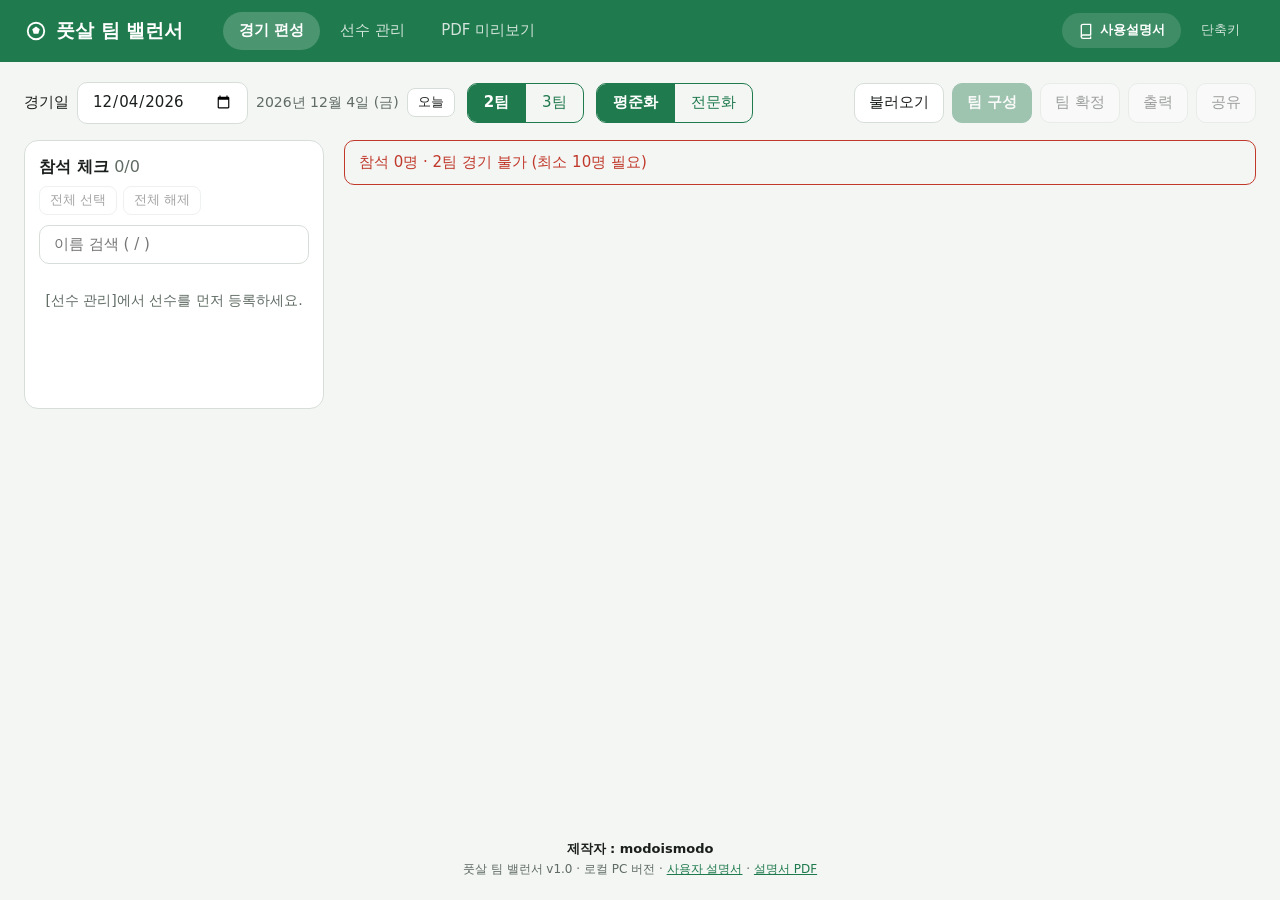
<file: index.html>
<!doctype html>
<html lang="ko">
<head>
<meta charset="utf-8">
<meta name="viewport" content="width=device-width, initial-scale=1">
<title>풋살 팀 밸런서</title>
<link rel="icon" href="data:image/svg+xml,%3Csvg xmlns='http://www.w3.org/2000/svg' viewBox='0 0 32 32'%3E%3Crect width='32' height='32' rx='8' fill='%231f7a4d'/%3E%3Ccircle cx='16' cy='16' r='9' fill='none' stroke='white' stroke-width='2.5'/%3E%3Cpath d='M16 11l4 3-1.5 5h-5L12 14z' fill='white'/%3E%3C/svg%3E">
<link rel="stylesheet" href="css/style.css">
</head>
<body>
<div class="app">
  <header class="topbar">
    <h1>
      <svg class="logo" viewBox="0 0 32 32" aria-hidden="true"><circle cx="16" cy="16" r="11" fill="none" stroke="currentColor" stroke-width="2.5"/><path d="M16 10l5 3.6-1.9 6h-6.2l-1.9-6z" fill="currentColor"/></svg>
      풋살 팀 밸런서
    </h1>
    <nav class="tabs" role="tablist">
      <button role="tab" data-tab="match" class="on" title="Alt+1">경기 편성</button>
      <button role="tab" data-tab="players" title="Alt+2">선수 관리</button>
      <button role="tab" data-tab="preview" title="Alt+3">PDF 미리보기</button>
    </nav>
    <div class="top-links">
      <a class="ghost manual-link" id="manualLink" href="manual.html" target="_blank" rel="noopener" title="사용자 설명서 (F1)">
        <svg viewBox="0 0 24 24" aria-hidden="true"><path d="M5 4.5A2.5 2.5 0 0 1 7.5 2H19v16H7.5a2.5 2.5 0 0 0 0 5H19v-2" fill="none" stroke="currentColor" stroke-width="2" stroke-linecap="round" stroke-linejoin="round"/><path d="M5 4.5v16" fill="none" stroke="currentColor" stroke-width="2" stroke-linecap="round"/></svg>
        사용설명서
      </a>
      <button class="ghost" id="helpBtn" title="단축키 (?)">단축키</button>
    </div>
  </header>

  <div class="notice" id="storageNotice" hidden>
    이 브라우저에서는 저장소(localStorage)를 쓸 수 없어 새로고침하면 데이터가 사라집니다. [팀 확정]으로 받은 JSON 파일과 [명단 내보내기] 파일을 보관하세요.
  </div>

  <main>
    <!-- 경기 편성 -->
    <section class="screen on" id="screen-match">
      <div class="toolbar">
        <div class="group">
          <label class="field">경기일
            <input type="date" id="date" required>
          </label>
          <span class="date-label" id="dateLabel"></span>
          <button class="btn small" id="todayBtn">오늘</button>
        </div>
        <div class="seg" id="teamCount" role="group" aria-label="팀 수">
          <button data-k="2">2팀</button>
          <button data-k="3">3팀</button>
        </div>
        <div class="seg" id="mode" role="group" aria-label="편성 방식">
          <button data-m="balanced" title="팀끼리 실력이 비슷하게">평준화</button>
          <button data-m="tiered" title="점수 순으로 A팀부터">전문화</button>
        </div>
        <div class="group right">
          <button class="btn" id="loadBtn" title="Ctrl+O">불러오기</button>
          <button class="btn primary" id="buildBtn" title="Ctrl+Enter">팀 구성</button>
          <button class="btn" id="confirmBtn" title="Ctrl+S">팀 확정</button>
          <button class="btn" id="unlockBtn" hidden>수정</button>
          <button class="btn" id="printBtn" title="Ctrl+P">출력</button>
          <button class="btn" id="shareBtn">공유</button>
        </div>
      </div>

      <div class="layout">
        <aside class="card attendance">
          <div class="att-head">
            <h2>참석 체크 <span class="muted" id="attCount"></span></h2>
            <div class="att-actions">
              <button class="btn small" id="allOn">전체 선택</button>
              <button class="btn small" id="allOff">전체 해제</button>
            </div>
          </div>
          <input type="search" class="input" id="attSearch" placeholder="이름 검색 ( / )">
          <div class="att-list" id="attList"></div>
        </aside>

        <section class="board">
          <div class="status" id="status"></div>
          <div class="locked-banner" id="lockedBanner" hidden></div>
          <div class="teams" id="teams"></div>
          <p class="callout" id="dragHelp">
            팀 구성 후 선수를 끌어서 다른 팀의 빈 슬롯이나 교체대기로 옮길 수 있습니다. 다른 선수 위에 놓으면 두 선수를 맞바꿉니다.
            [팀 확정]을 누르면 편집이 잠기고 JSON 파일로 저장됩니다.
          </p>
        </section>
      </div>
    </section>

    <!-- 선수 관리 -->
    <section class="screen" id="screen-players">
      <div class="toolbar">
        <h2 class="inline">선수 목록 <span class="muted" id="playerCount"></span></h2>
        <form class="group" id="addForm" autocomplete="off">
          <input class="input" id="newName" placeholder="이름 입력" maxlength="20">
          <button class="btn primary" type="submit">선수 추가</button>
        </form>
        <input type="search" class="input" id="playerSearch" placeholder="이름 검색 ( / )">
        <div class="group right">
          <button class="btn" id="exportPlayers">명단 내보내기</button>
          <button class="btn" id="importPlayers">명단 가져오기</button>
        </div>
      </div>
      <div class="table-wrap">
        <table class="players">
          <thead>
            <tr>
              <th class="col-no">#</th>
              <th class="col-name">이름</th>
              <th>활동량</th><th>스피드</th><th>개인기</th><th>협동력</th><th>컨디션</th>
              <th>합계</th>
              <th class="col-act"></th>
            </tr>
          </thead>
          <tbody id="playerRows"></tbody>
        </table>
        <p class="empty" id="playersEmpty" hidden>등록된 선수가 없습니다. 위에서 이름을 입력해 선수를 추가하세요.</p>
      </div>
      <p class="callout">
        능력치는 각 항목의 1·2·3을 누르면 바로 바뀌고 자동 저장됩니다. 이름을 더블클릭하거나 [수정]을 눌러 이름을 바꿀 수 있습니다.
        [명단 내보내기]로 받은 파일을 다른 PC에서 [명단 가져오기] 하면 선수 명단을 옮길 수 있습니다.
      </p>
    </section>

    <!-- PDF 미리보기 -->
    <section class="screen" id="screen-preview">
      <div class="toolbar">
        <h2 class="inline">PDF 미리보기</h2>
        <div class="group right">
          <button class="btn primary" id="previewPdfBtn">PDF 내려받기</button>
        </div>
      </div>
      <div class="preview" id="preview"></div>
    </section>
  </main>
  <footer class="app-footer">
    <span class="maker">제작자 : modoismodo</span><br>
    풋살 팀 밸런서 v1.0 · 로컬 PC 버전 · <a href="manual.html" target="_blank" rel="noopener">사용자 설명서</a> · <a href="manual/futsal_user_manual.pdf" target="_blank" rel="noopener">설명서 PDF</a>
  </footer>
</div>

<!-- 공유 창 -->
<div class="modal" id="shareModal" hidden>
  <div class="box wide" role="dialog" aria-modal="true" aria-labelledby="shareTitle">
    <div class="box-head">
      <h2 id="shareTitle">팀 명단 공유</h2>
      <button class="btn small" data-close>닫기</button>
    </div>
    <img id="shareImg" alt="팀 명단 이미지">
    <div class="group">
      <button class="btn primary" id="copyImg">이미지 복사</button>
      <button class="btn" id="saveImg">이미지 저장</button>
    </div>
    <p class="hint" id="shareMsg">[이미지 복사] 후 카카오톡 대화창에 Ctrl+V로 붙여 넣으세요.</p>
  </div>
</div>

<!-- 알림 창 -->
<div class="modal" id="dialog" hidden>
  <div class="box" role="alertdialog" aria-modal="true" aria-labelledby="dialogTitle">
    <h2 id="dialogTitle"></h2>
    <div class="dialog-body" id="dialogBody"></div>
    <div class="group right" id="dialogActions"></div>
  </div>
</div>

<!-- 단축키 -->
<div class="modal" id="helpModal" hidden>
  <div class="box" role="dialog" aria-modal="true" aria-labelledby="helpTitle">
    <div class="box-head">
      <h2 id="helpTitle">키보드 단축키</h2>
      <button class="btn small" data-close>닫기</button>
    </div>
    <table class="keys">
      <tr><td><kbd>Alt</kbd>+<kbd>1</kbd> / <kbd>2</kbd> / <kbd>3</kbd></td><td>경기 편성 / 선수 관리 / PDF 미리보기</td></tr>
      <tr><td><kbd>Ctrl</kbd>+<kbd>Enter</kbd></td><td>팀 구성 / 다시 구성</td></tr>
      <tr><td><kbd>Ctrl</kbd>+<kbd>S</kbd></td><td>팀 확정 (JSON 저장)</td></tr>
      <tr><td><kbd>Ctrl</kbd>+<kbd>O</kbd></td><td>불러오기</td></tr>
      <tr><td><kbd>Ctrl</kbd>+<kbd>P</kbd></td><td>PDF 출력 (확정 후)</td></tr>
      <tr><td><kbd>[</kbd> / <kbd>]</kbd></td><td>경기일 하루 전 / 하루 뒤</td></tr>
      <tr><td><kbd>/</kbd></td><td>이름 검색 칸으로 이동</td></tr>
      <tr><td><kbd>Esc</kbd></td><td>창 닫기, 이름 수정 취소</td></tr>
      <tr><td><kbd>F1</kbd></td><td>사용자 설명서 열기 (새 탭)</td></tr>
      <tr><td><kbd>?</kbd></td><td>이 도움말</td></tr>
    </table>
    <p class="hint">풋살 팀 밸런서 v1.0 · 제작자 : modoismodo</p>
  </div>
</div>

<div class="toast" id="toast" role="status" aria-live="polite"></div>
<input type="file" id="lineupFile" accept=".json,application/json" hidden>
<input type="file" id="playersFile" accept=".json,application/json" hidden>

<script src="js/core.js"></script>
<script src="js/output.js"></script>
<script src="js/app.js"></script>
</body>
</html>
</file>
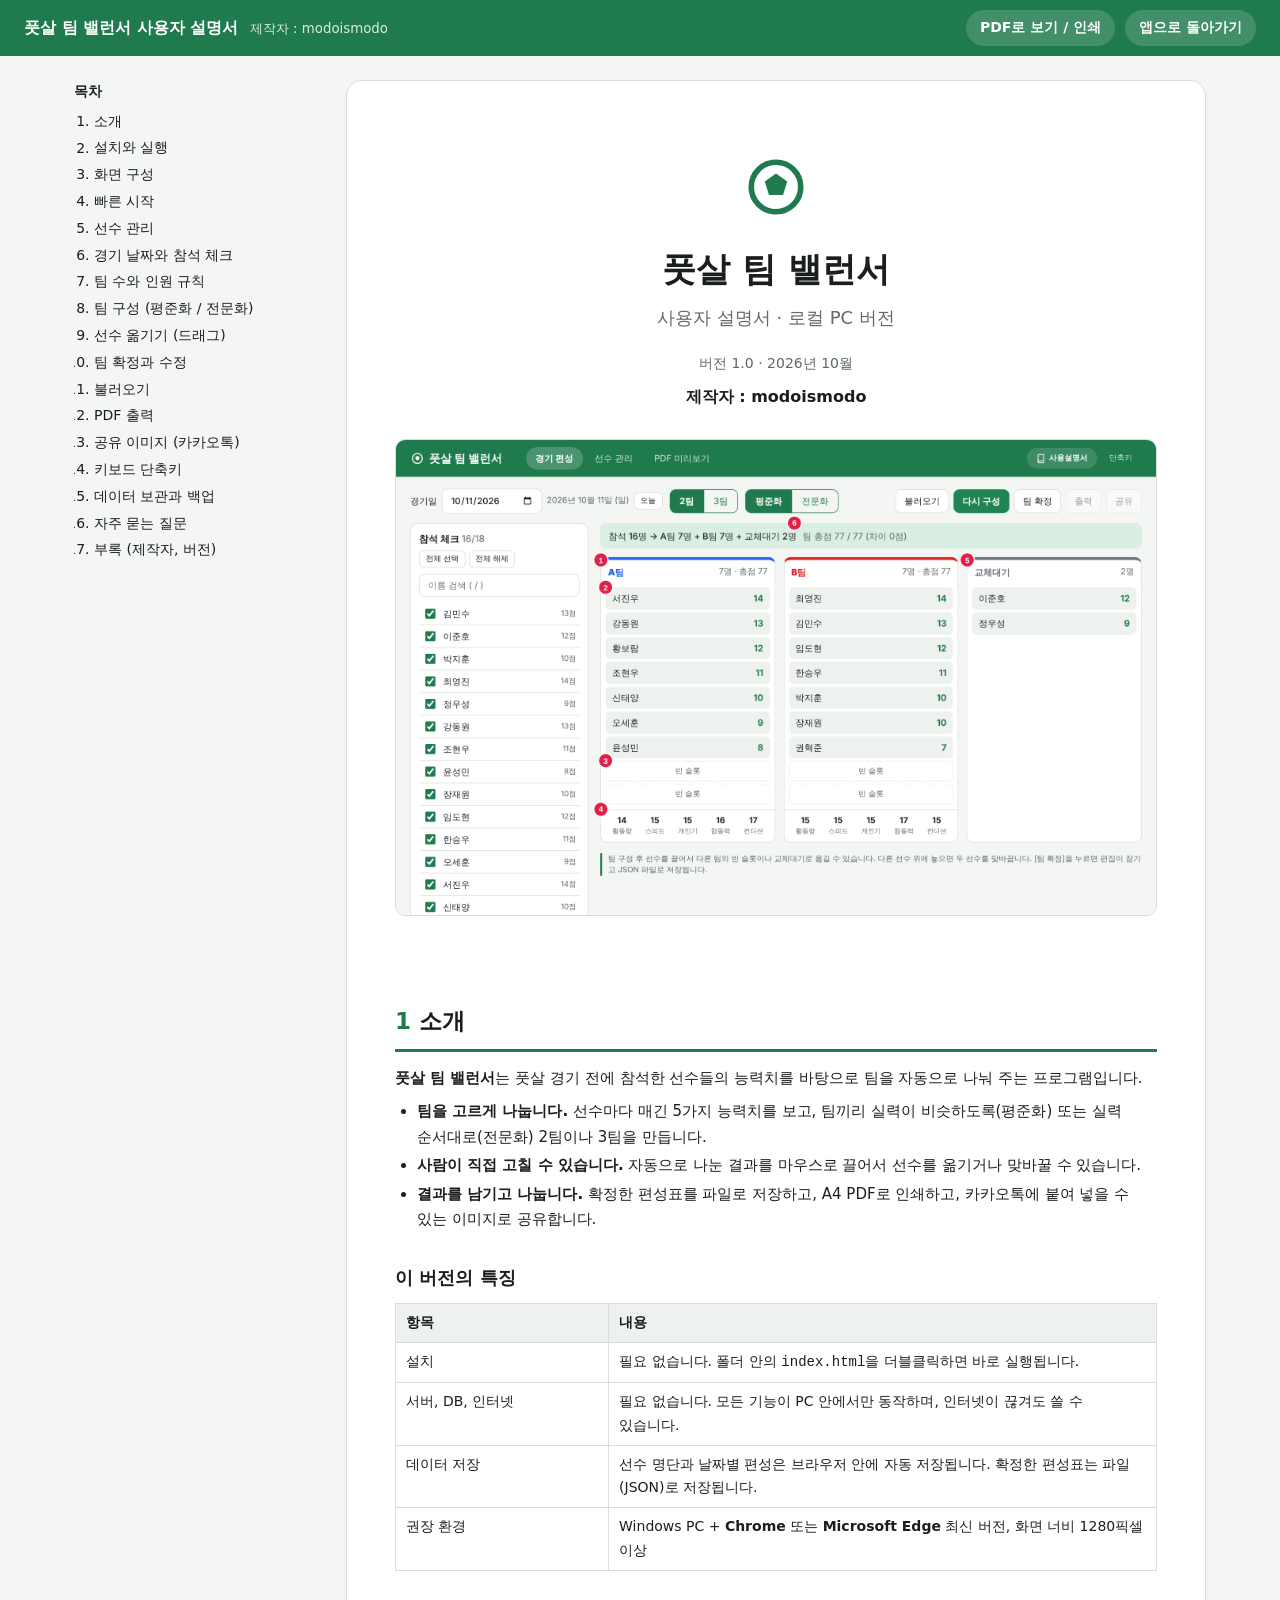
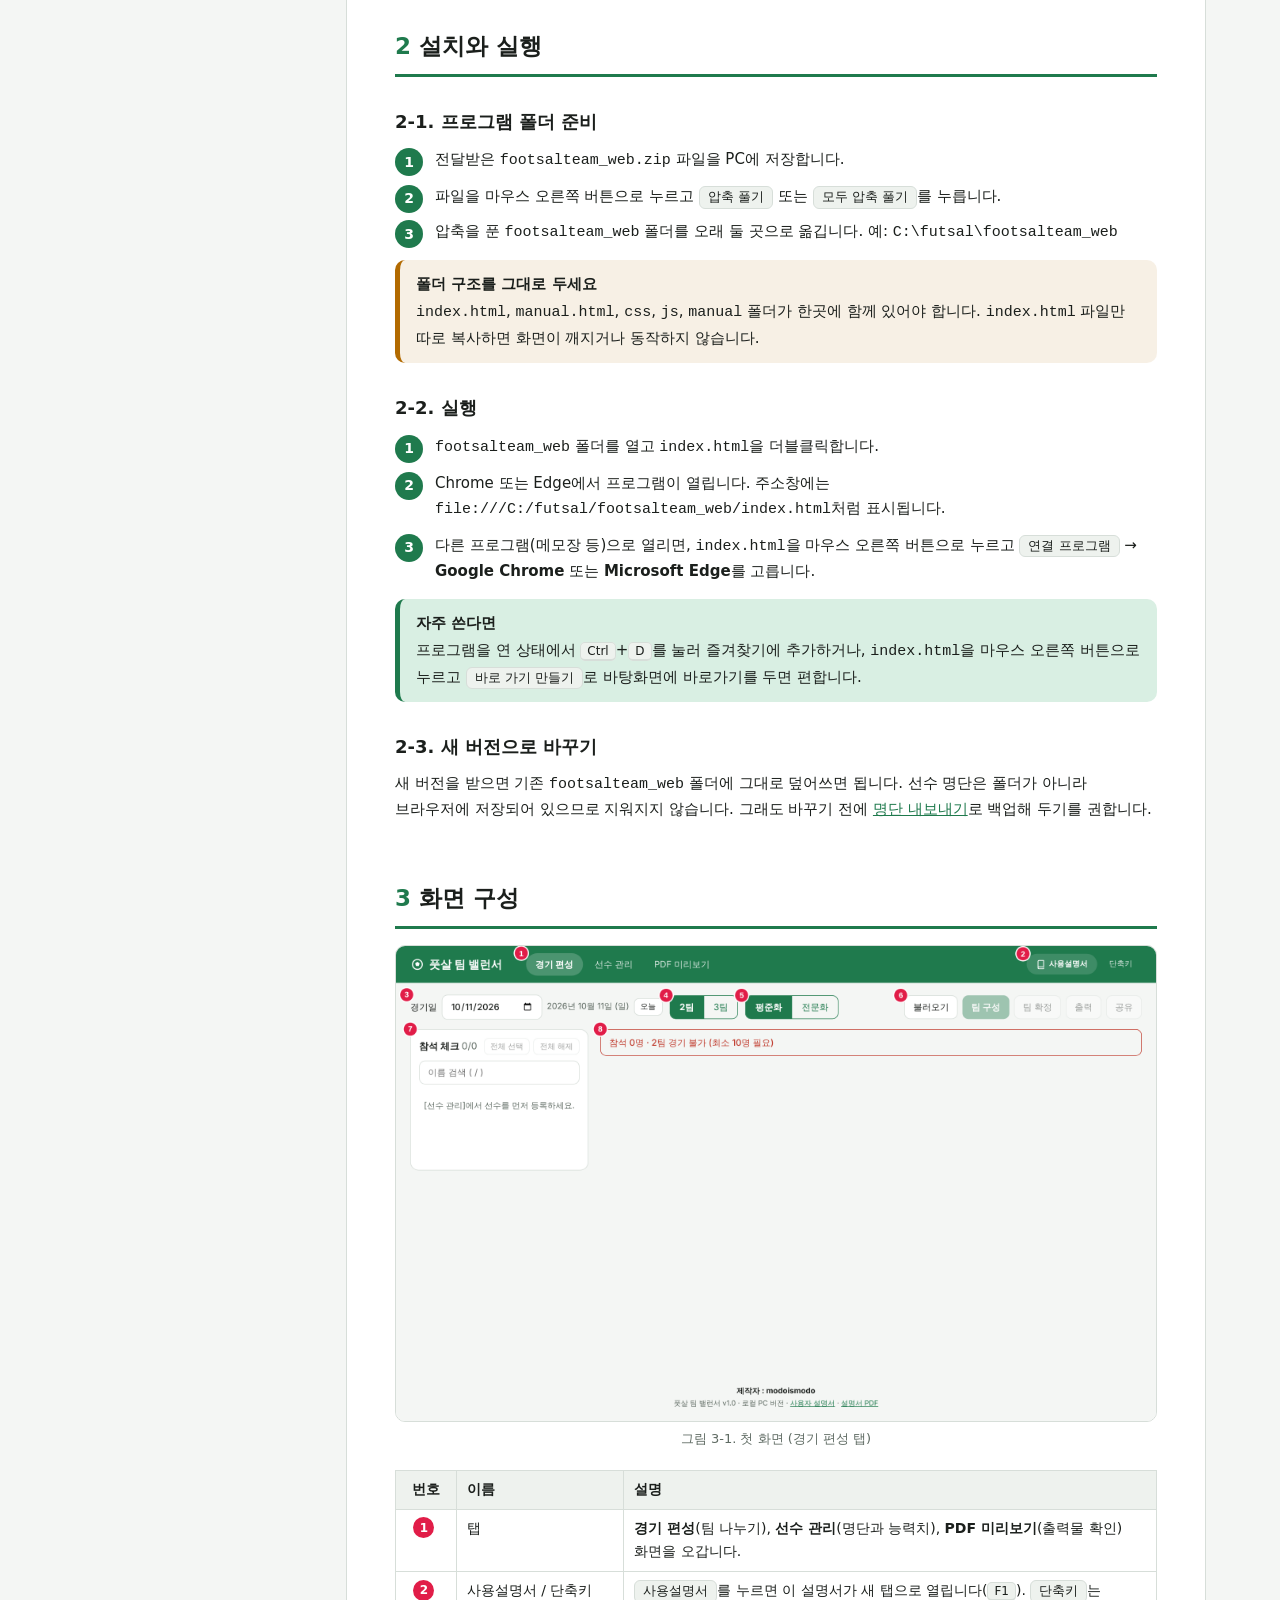
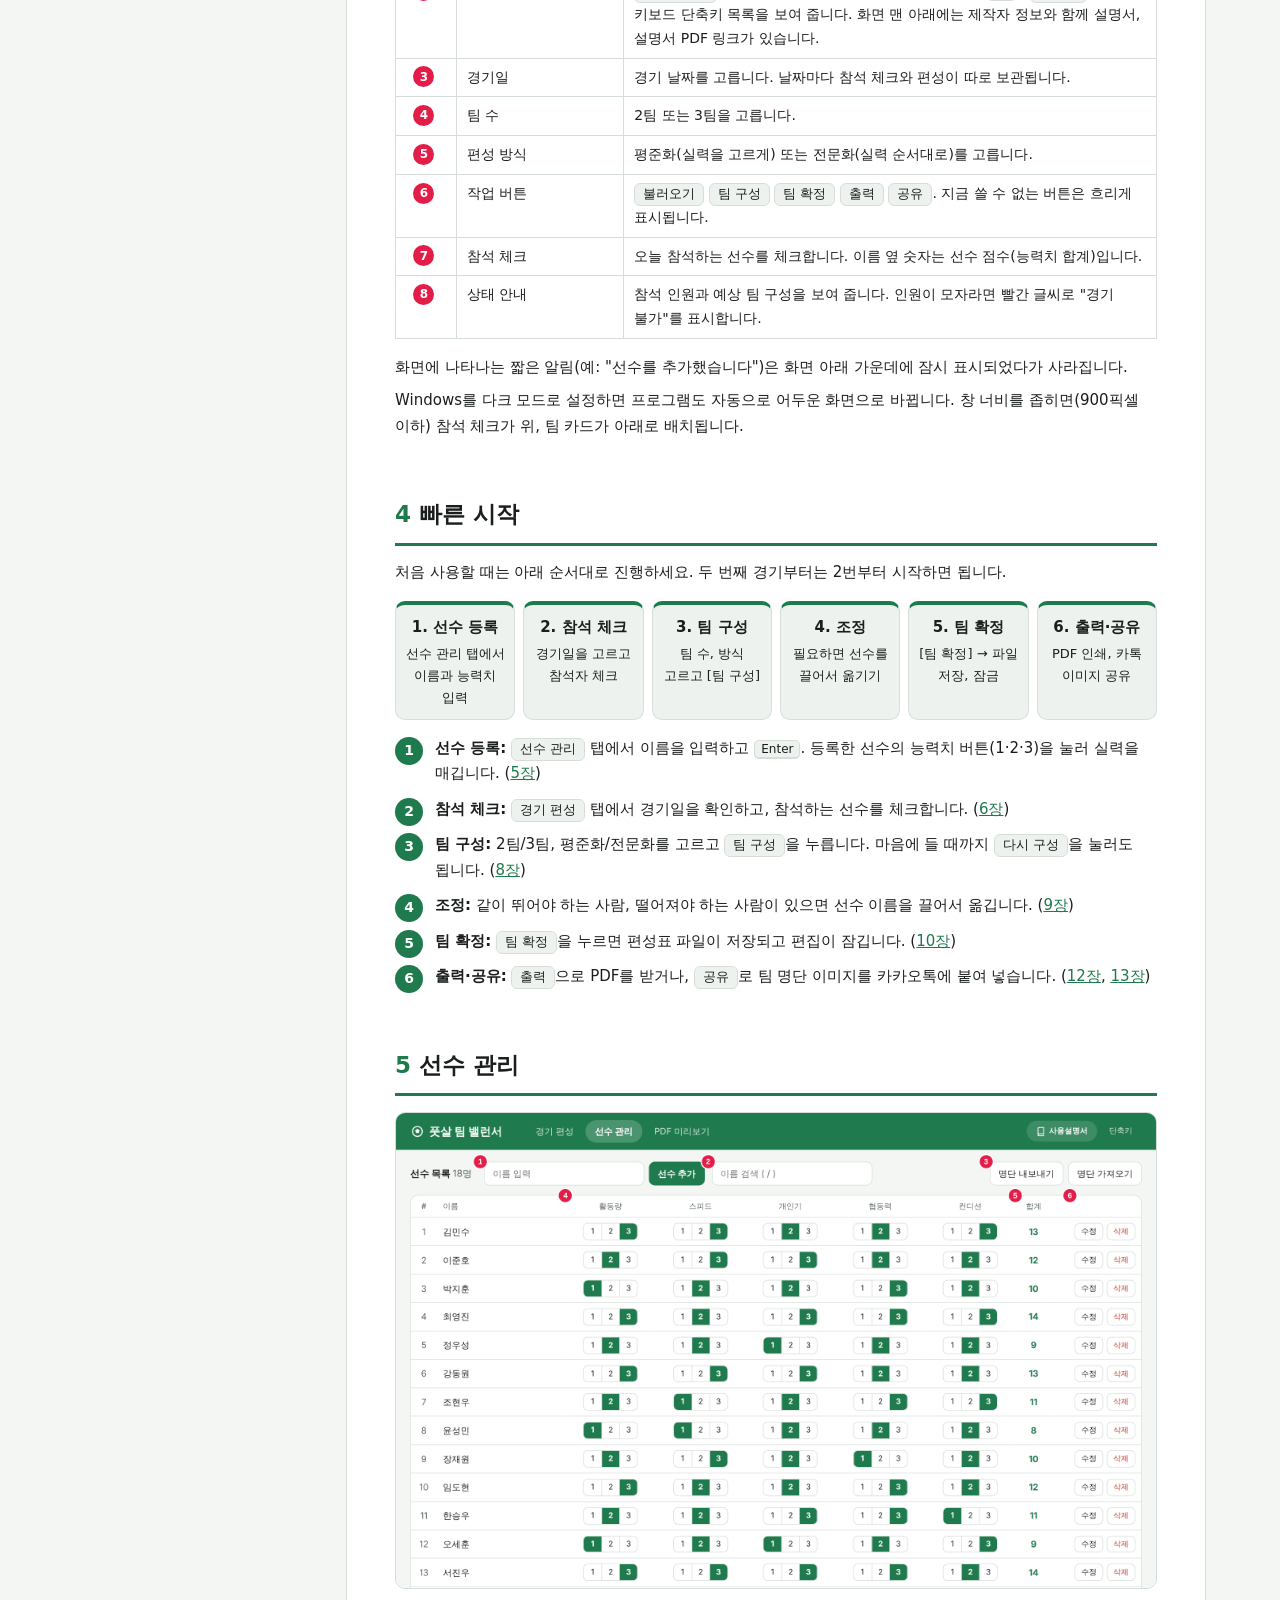
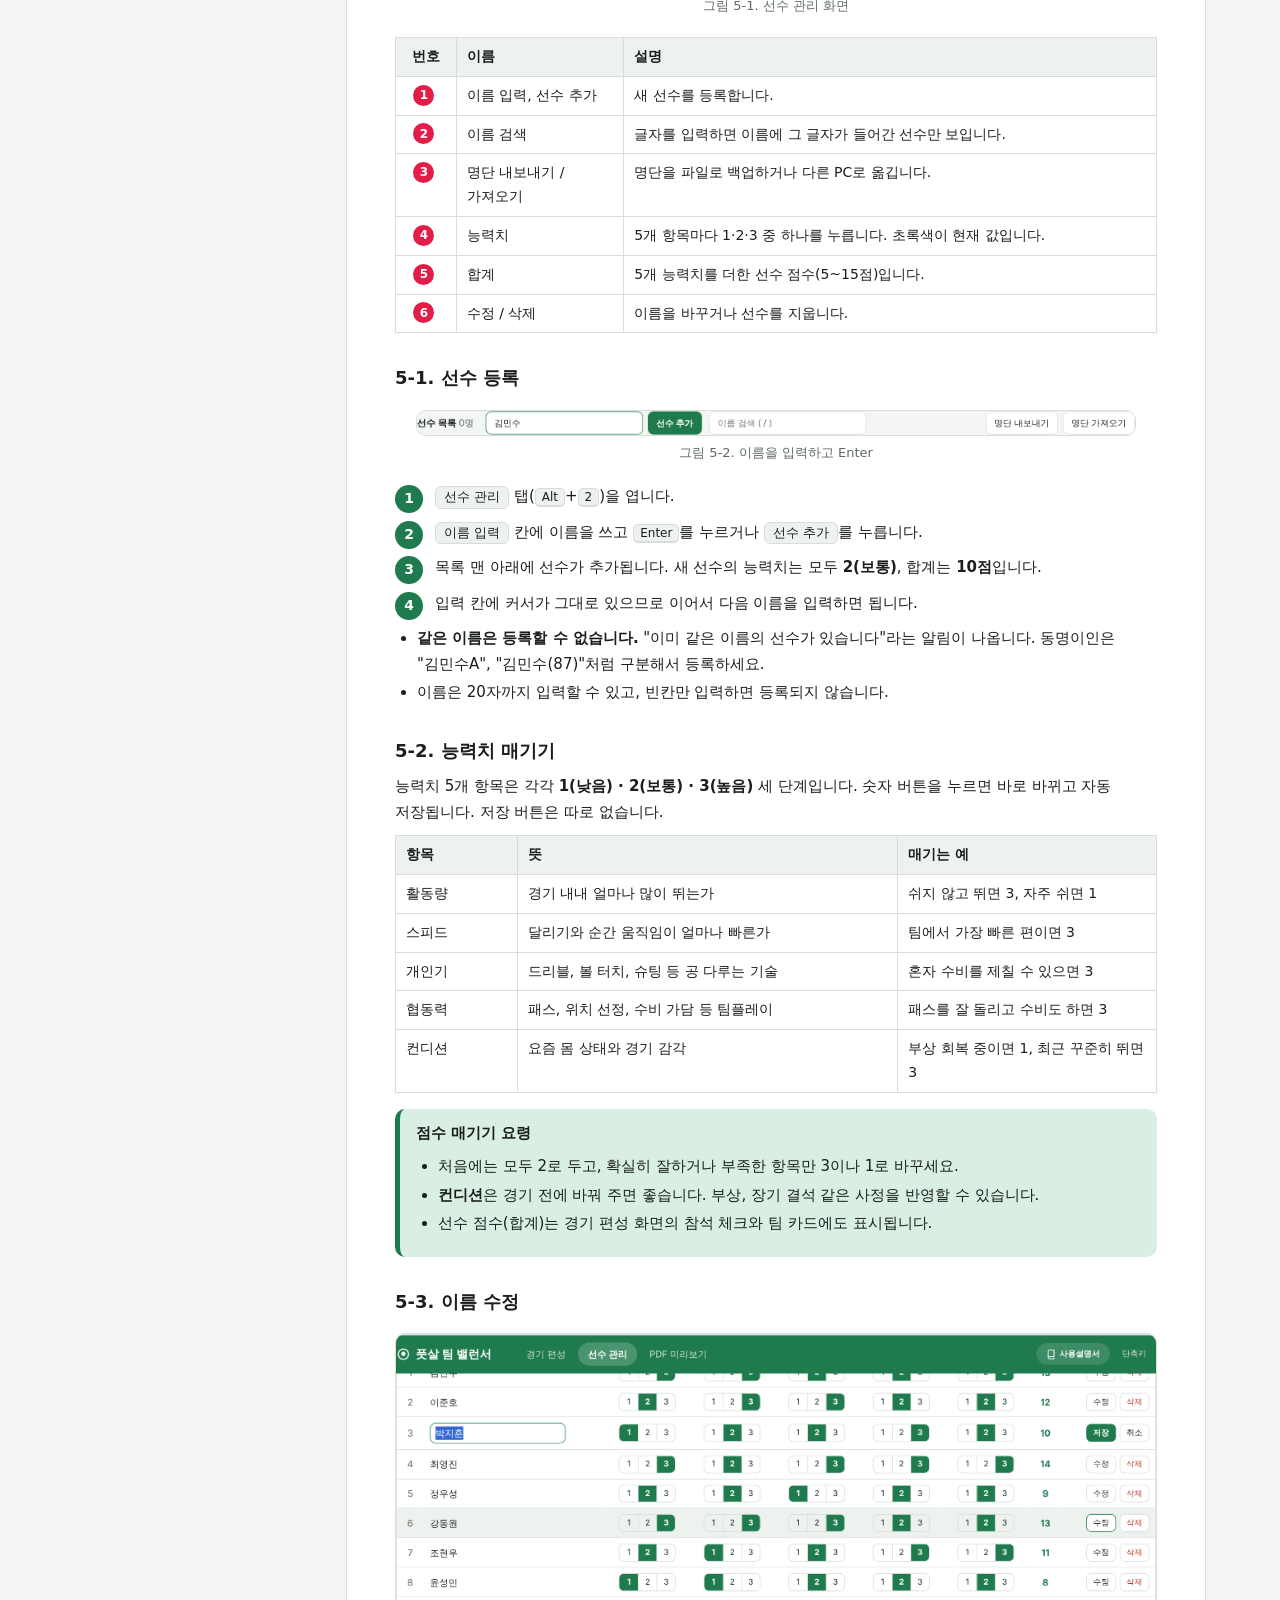
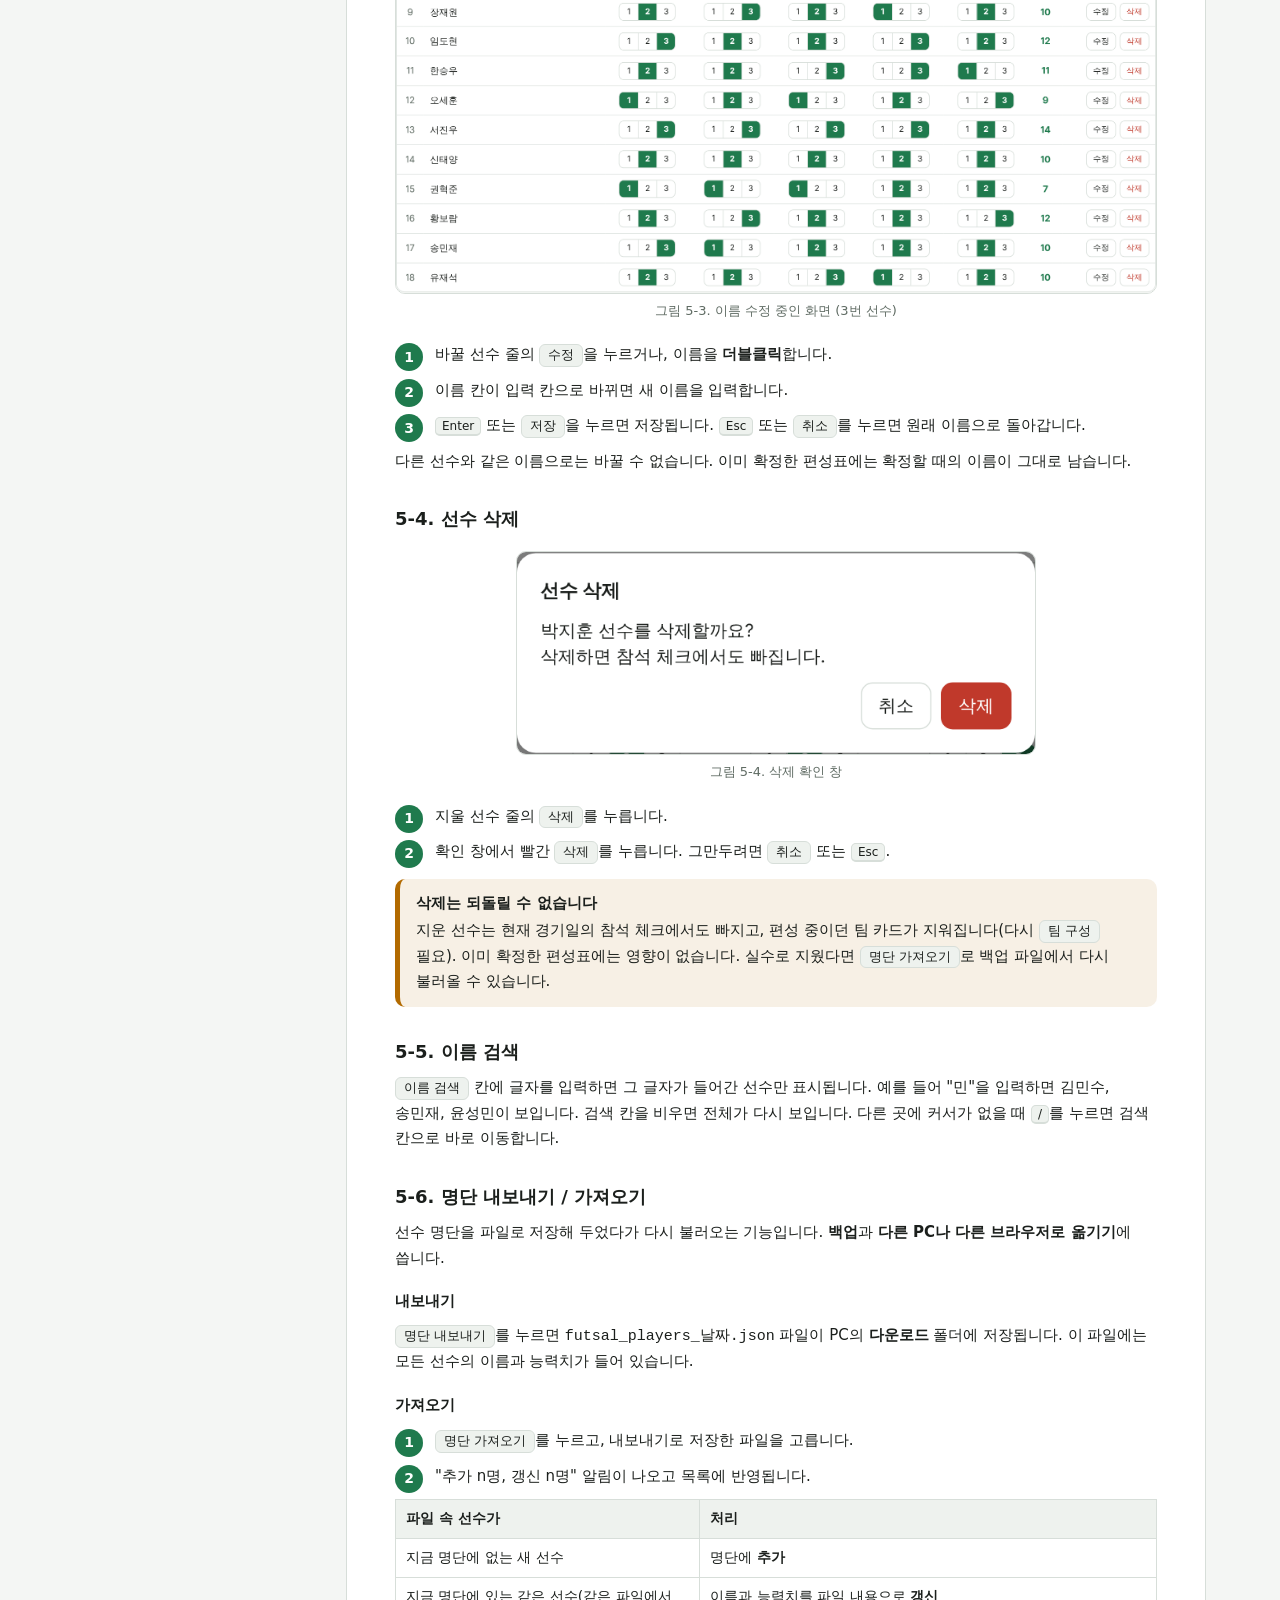
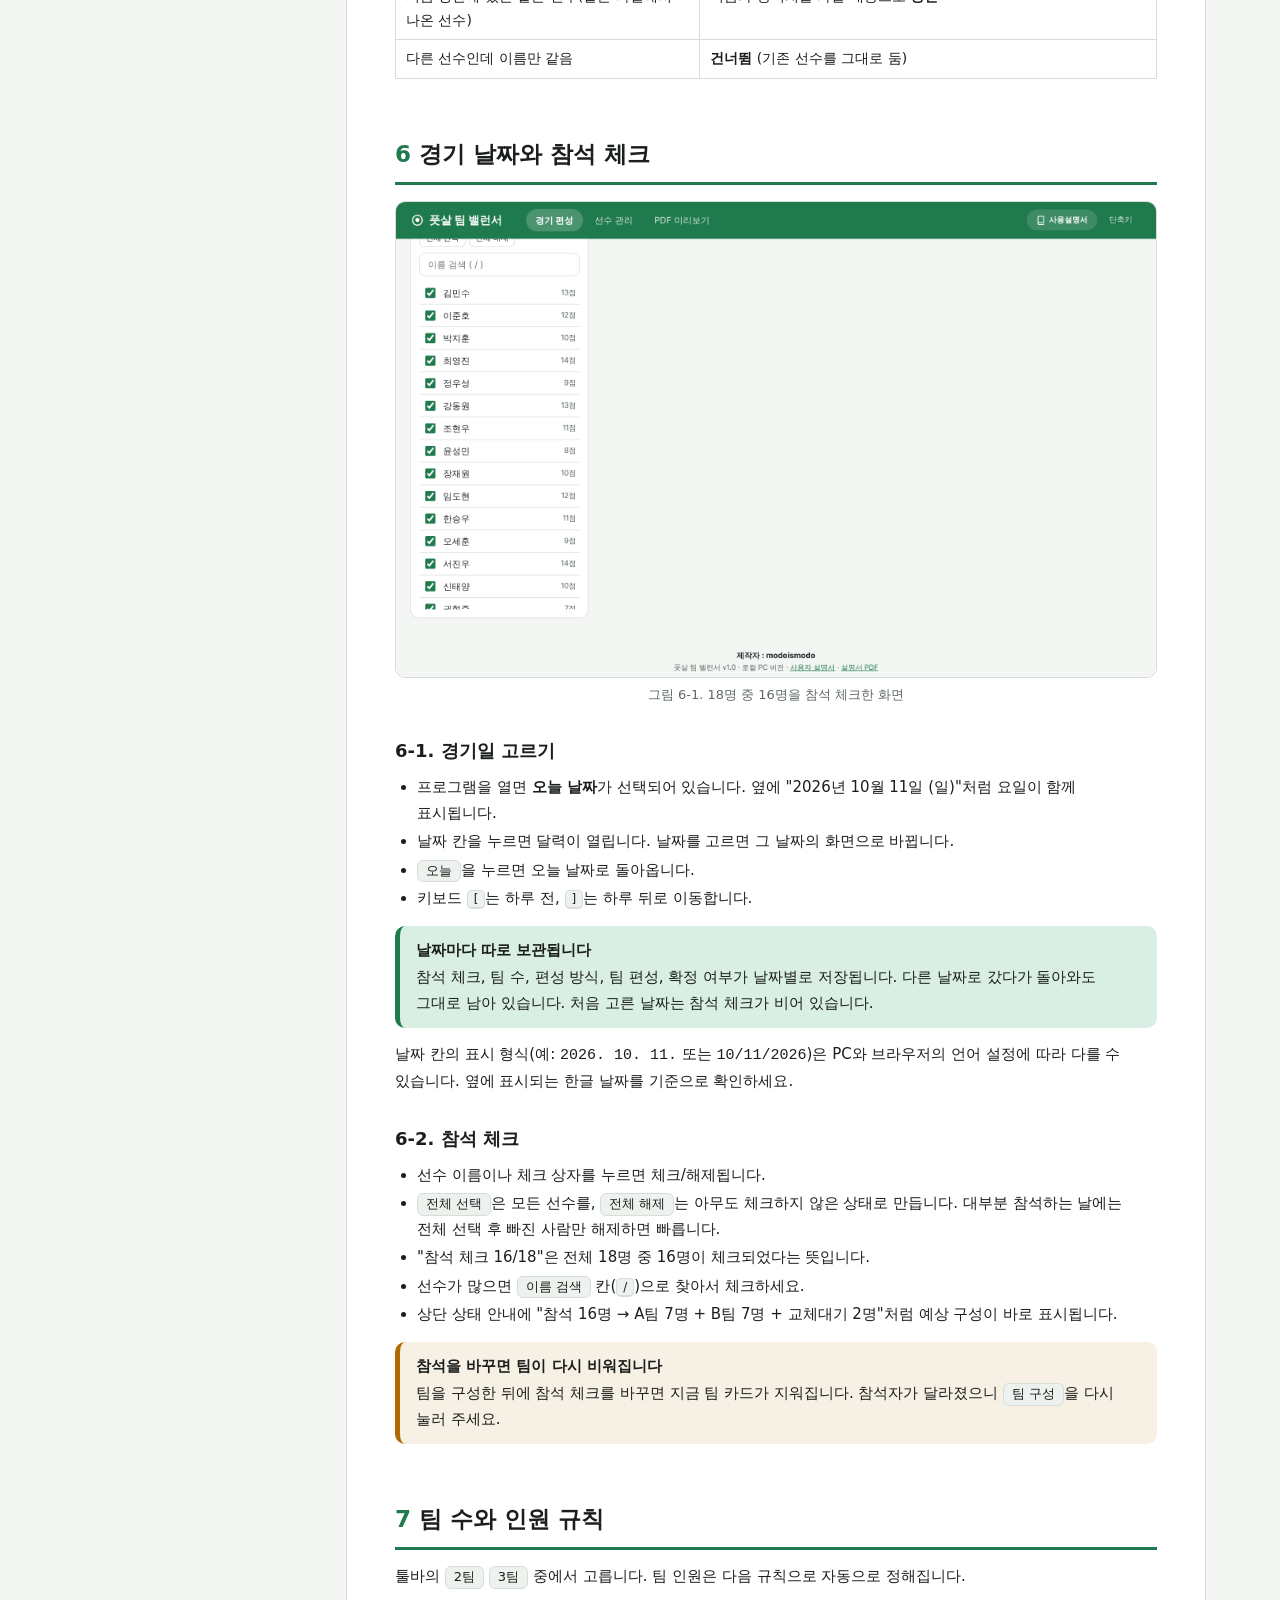
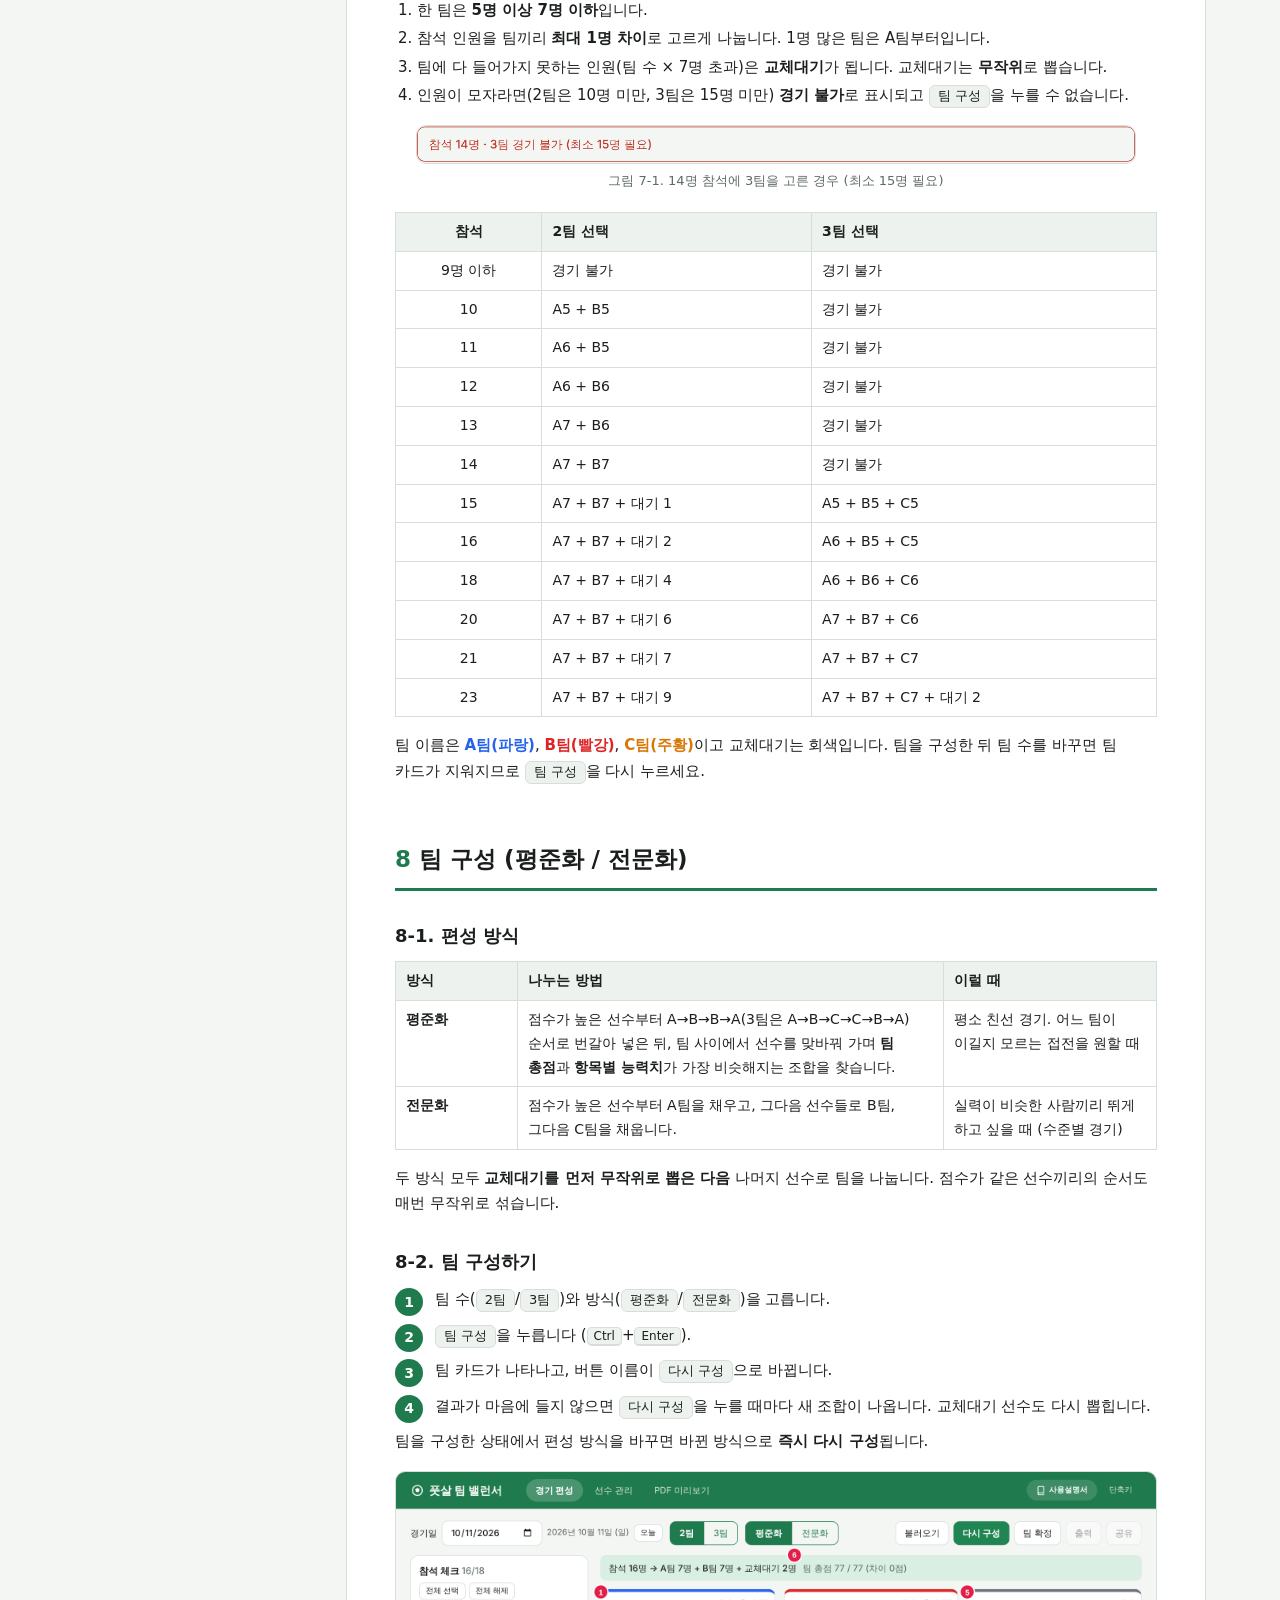
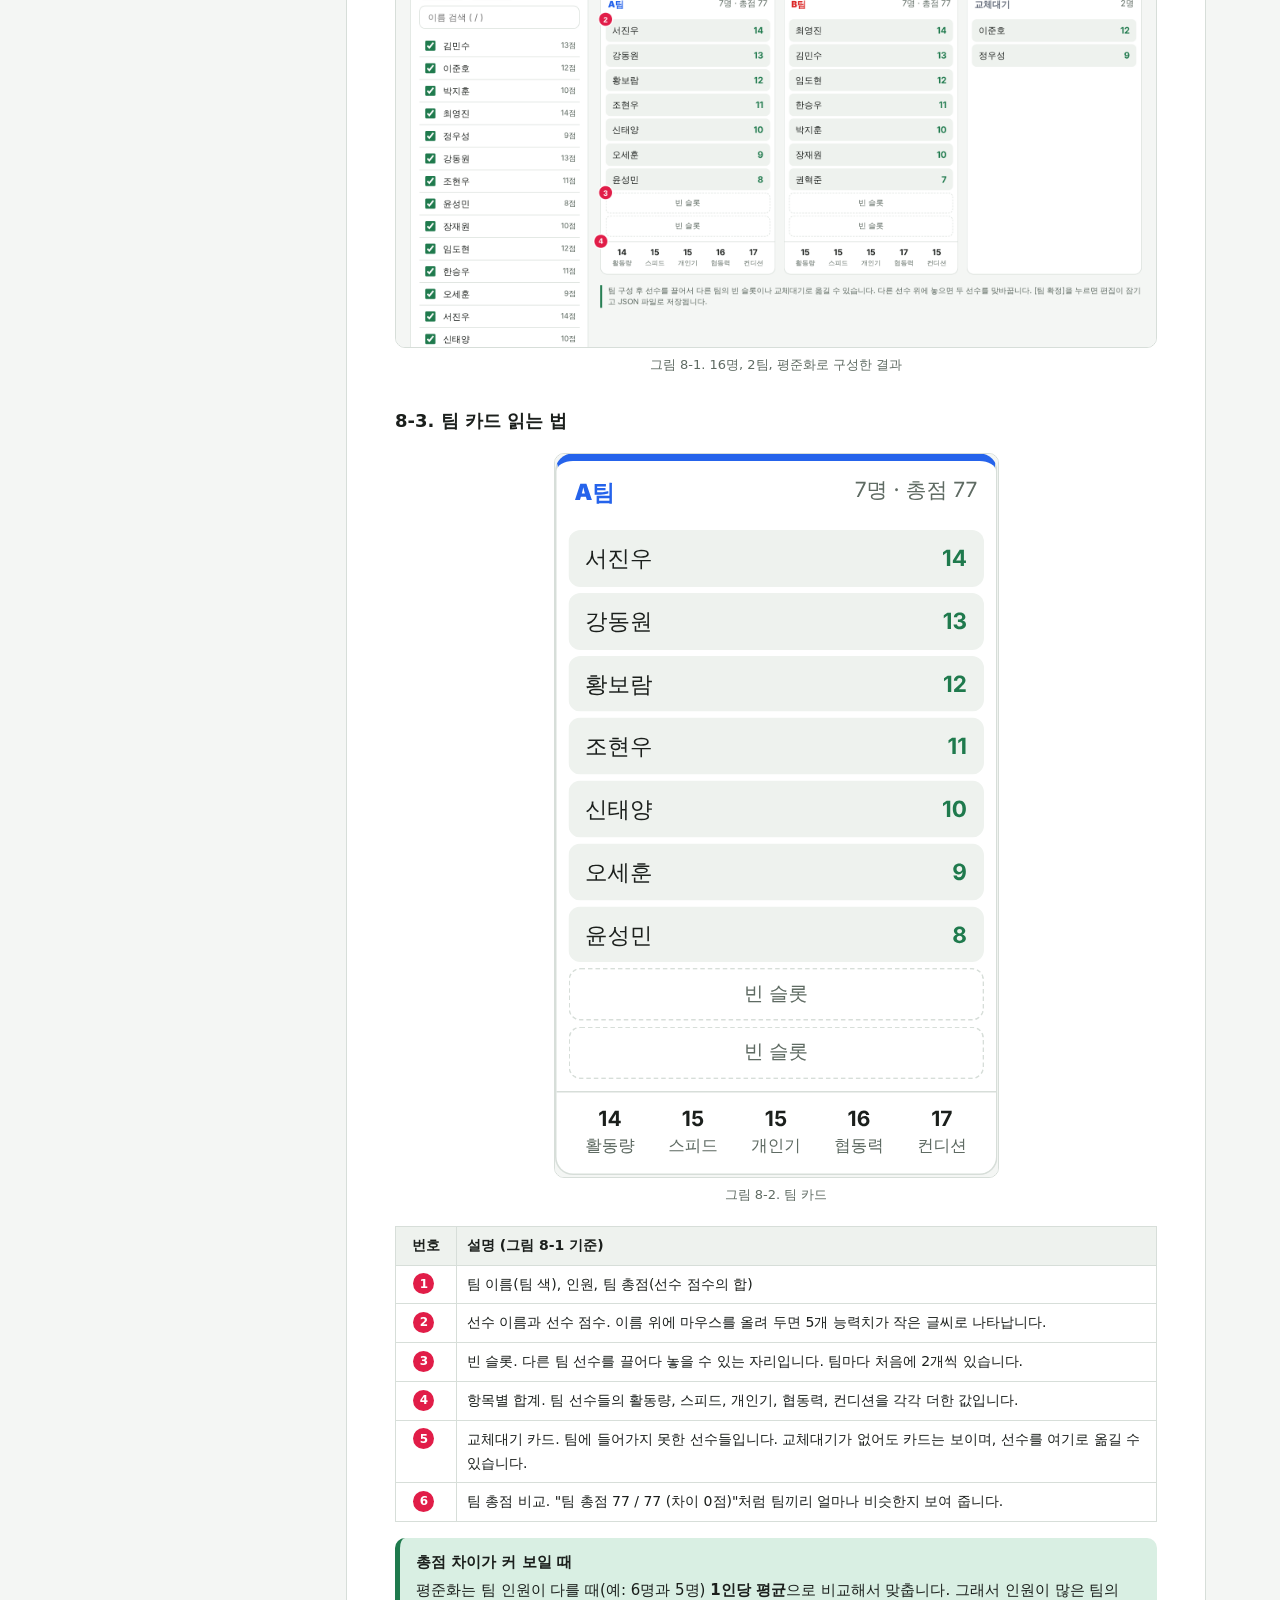
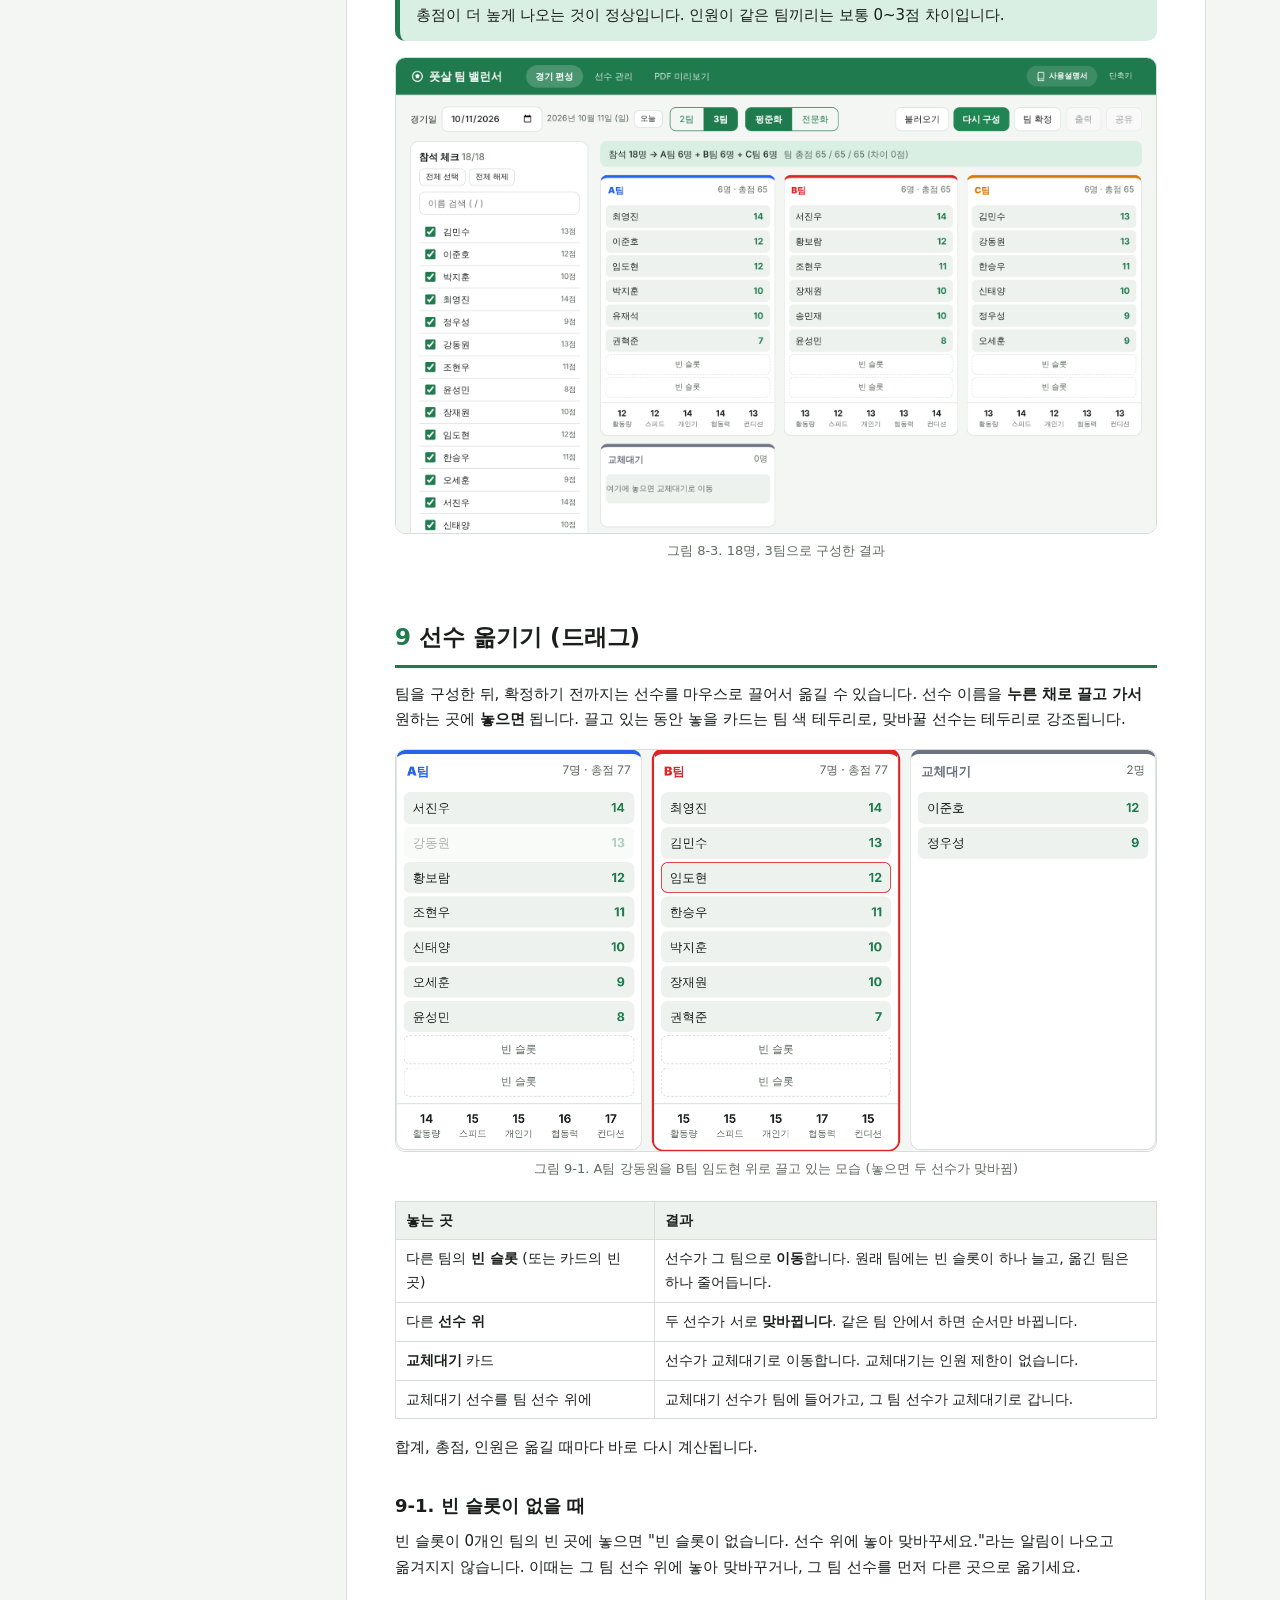
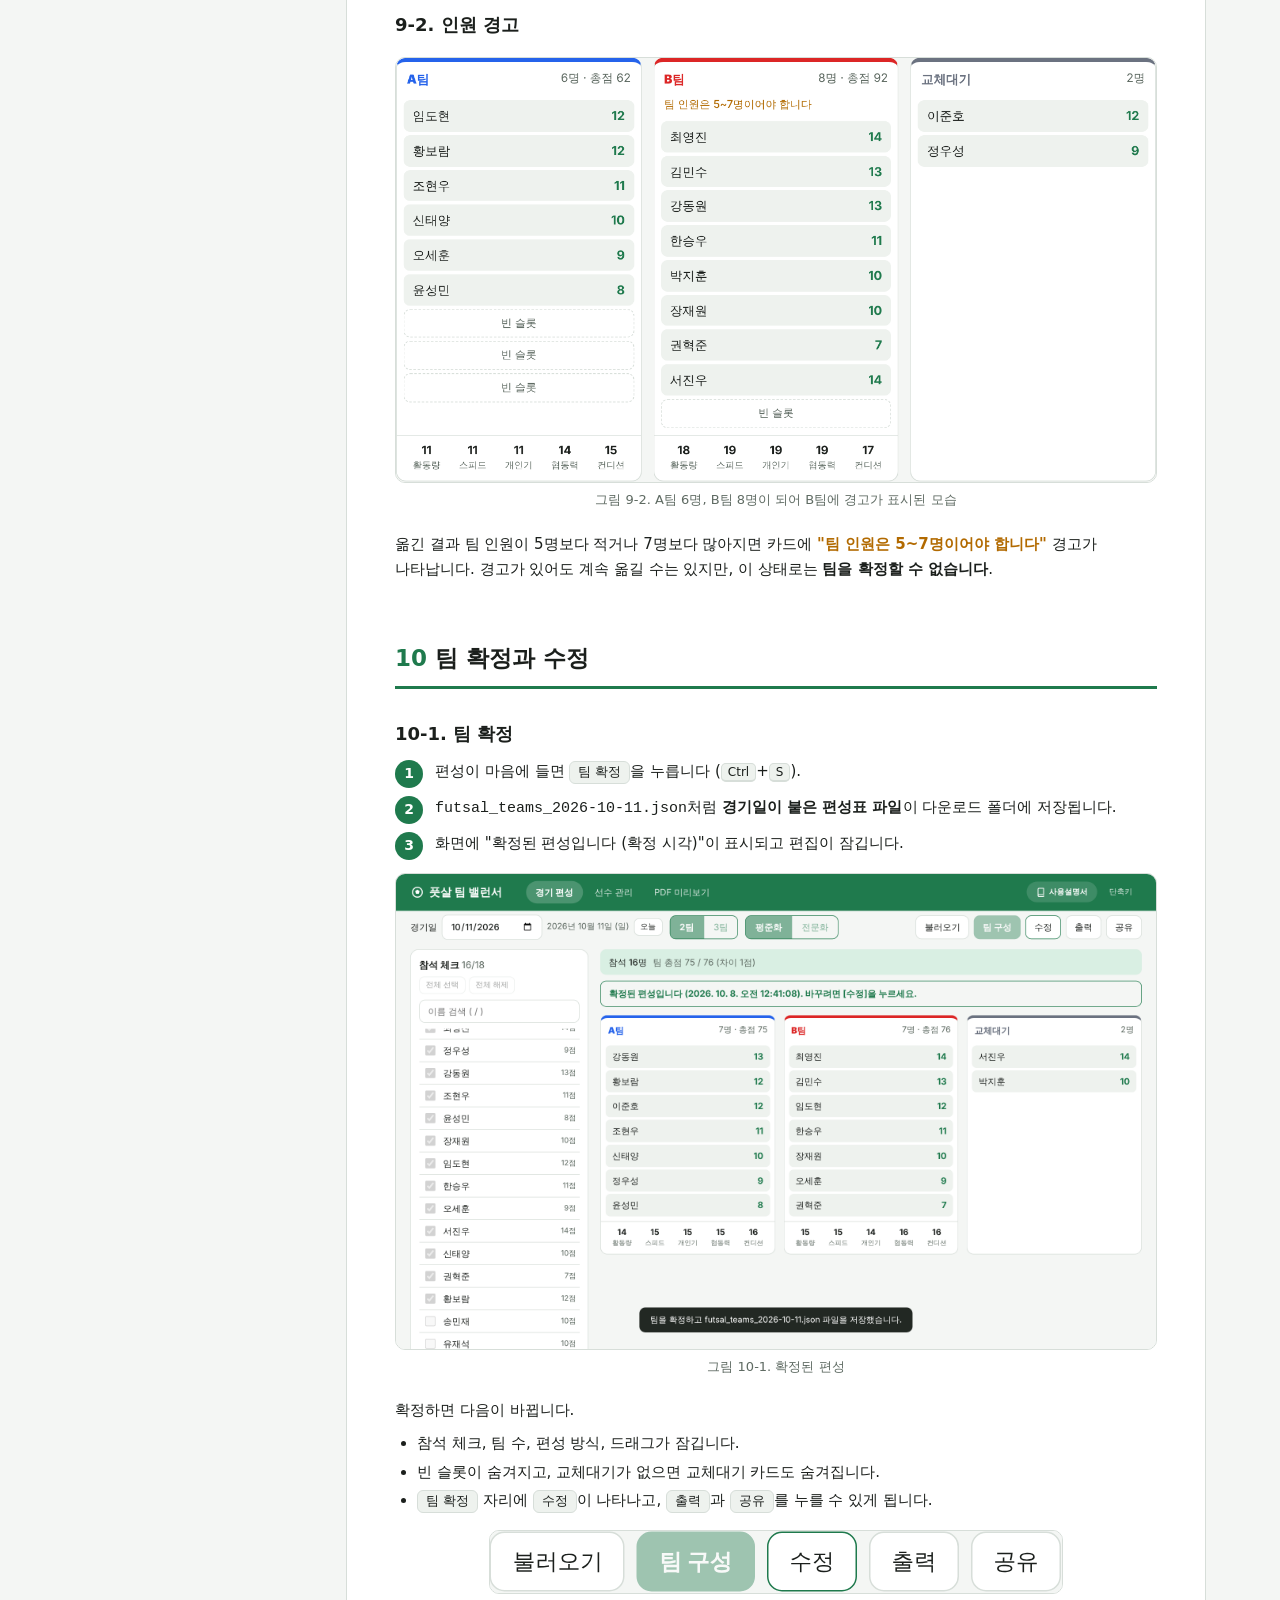
<file: manual.html>
<!doctype html>
<html lang="ko">
<head>
<meta charset="utf-8">
<meta name="viewport" content="width=device-width, initial-scale=1">
<title>풋살 팀 밸런서 사용자 설명서</title>
<link rel="icon" href="data:image/svg+xml,%3Csvg xmlns='http://www.w3.org/2000/svg' viewBox='0 0 32 32'%3E%3Crect width='32' height='32' rx='8' fill='%231f7a4d'/%3E%3Ccircle cx='16' cy='16' r='9' fill='none' stroke='white' stroke-width='2.5'/%3E%3Cpath d='M16 11l4 3-1.5 5h-5L12 14z' fill='white'/%3E%3C/svg%3E">
<style>
:root {
  --bg: #f4f6f4; --surface: #fff; --surface2: #eef2ee; --text: #1b1f1c; --muted: #5f6b63;
  --primary: #1f7a4d; --primary-weak: #d9efe3; --border: #d7ded9; --danger: #c0392b; --warn: #b26a00;
  --teamA: #2563eb; --teamB: #dc2626; --teamC: #d97706;
}
@media screen and (prefers-color-scheme: dark) {
  :root {
    --bg: #111513; --surface: #1a201c; --surface2: #222a25; --text: #e7ece8; --muted: #9aa79f;
    --primary: #4cc38a; --primary-weak: #1d3a2b; --border: #2f3933; --danger: #ff6b5e; --warn: #f0a940;
  }
}
* { box-sizing: border-box; }
html { scroll-behavior: smooth; }
body {
  margin: 0; background: var(--bg); color: var(--text);
  font-family: "Malgun Gothic", "맑은 고딕", "Apple SD Gothic Neo", "Noto Sans KR", "Nanum Gothic", system-ui, sans-serif;
  font-size: 15px; line-height: 1.7; word-break: keep-all;
}
a { color: var(--primary); }

/* 화면 전용 상단 막대 */
.bar {
  position: sticky; top: 0; z-index: 5; display: flex; align-items: center; gap: 10px; flex-wrap: wrap;
  padding: 10px 24px; background: #1f7a4d; color: #fff;
}
.bar strong { font-size: 16px; margin-right: auto; }
.bar a {
  color: #fff; text-decoration: none; padding: 6px 14px; border-radius: 999px;
  background: rgba(255, 255, 255, .16); font-size: 14px; font-weight: 700;
}
.bar a:hover { background: rgba(255, 255, 255, .28); }

.wrap { display: grid; grid-template-columns: 240px minmax(0, 1fr); gap: 32px; max-width: 1180px; margin: 0 auto; padding: 24px; }
.toc-side { position: sticky; top: 70px; align-self: start; max-height: calc(100vh - 90px); overflow: auto; font-size: 14px; }
.toc-side b { display: block; margin-bottom: 6px; }
.toc-side ol { margin: 0; padding-left: 20px; }
.toc-side li { margin: 3px 0; }
.toc-side a { color: var(--text); text-decoration: none; }
.toc-side a:hover { color: var(--primary); text-decoration: underline; }

article { background: var(--surface); border: 1px solid var(--border); border-radius: 16px; padding: 40px 48px; min-width: 0; }
.cover { text-align: center; padding: 30px 0 10px; }
.cover .logo { width: 72px; height: 72px; color: var(--primary); }
.cover h1 { font-size: 34px; margin: 10px 0 4px; }
.cover .sub { font-size: 18px; color: var(--muted); margin: 0; }
.cover .ver { margin-top: 18px; color: var(--muted); font-size: 14px; }
.cover .maker { margin: 4px 0 0; font-size: 16px; font-weight: 700; }
.cover-img { margin-top: 28px; }

h2 {
  font-size: 23px; margin: 56px 0 14px; padding-bottom: 8px; border-bottom: 3px solid var(--primary);
  scroll-margin-top: 70px;
}
h2 .no { color: var(--primary); margin-right: 8px; }
h3 { font-size: 18px; margin: 30px 0 8px; scroll-margin-top: 70px; }
h4 { font-size: 15px; margin: 18px 0 4px; }
p { margin: 8px 0; }
ul, ol { padding-left: 22px; margin: 8px 0; }
li { margin: 3px 0; }

figure { margin: 16px 0 20px; }
figure img { display: block; max-width: 100%; height: auto; border: 1px solid var(--border); border-radius: 10px; margin: 0 auto; }
figure.small img { max-width: 520px; }
figure.mid img { max-width: 720px; }
figcaption { text-align: center; color: var(--muted); font-size: 13px; margin-top: 6px; }

table { width: 100%; border-collapse: collapse; margin: 10px 0 16px; font-size: 14px; }
th, td { border: 1px solid var(--border); padding: 7px 10px; text-align: left; vertical-align: top; }
th { background: var(--surface2); font-weight: 700; }
td.c, th.c { text-align: center; }

.box { border-radius: 10px; padding: 12px 16px; margin: 14px 0; border-left: 5px solid; }
.box.tip { background: var(--primary-weak); border-color: var(--primary); }
.box.warn { background: rgba(178, 106, 0, .1); border-color: var(--warn); }
.box.danger { background: rgba(192, 57, 43, .08); border-color: var(--danger); }
.box b.t { display: block; margin-bottom: 2px; }

.steps { counter-reset: s; list-style: none; padding: 0; }
.steps > li { counter-increment: s; position: relative; padding-left: 40px; margin: 10px 0; }
.steps > li::before {
  content: counter(s); position: absolute; left: 0; top: 1px; width: 28px; height: 28px; border-radius: 50%;
  background: var(--primary); color: #fff; font-weight: 700; display: flex; align-items: center; justify-content: center; font-size: 14px;
}
.flow { display: grid; grid-template-columns: repeat(6, 1fr); gap: 8px; margin: 16px 0; }
.flow div {
  border: 1px solid var(--border); border-top: 4px solid var(--primary); border-radius: 10px; padding: 10px 8px;
  text-align: center; font-size: 13px; background: var(--surface2);
}
.flow b { display: block; font-size: 15px; margin-bottom: 2px; }
.num {
  display: inline-flex; width: 21px; height: 21px; border-radius: 50%; background: #e11d48; color: #fff;
  font-size: 12px; font-weight: 700; align-items: center; justify-content: center; margin-right: 4px; vertical-align: 1px;
}
kbd {
  font-family: inherit; font-size: 12px; padding: 1px 6px; border: 1px solid var(--border);
  border-bottom-width: 2px; border-radius: 5px; background: var(--surface2); white-space: nowrap;
}
.btnlike {
  display: inline-block; font-size: 13px; padding: 0 8px; border: 1px solid var(--border); border-radius: 6px;
  background: var(--surface2); white-space: nowrap; line-height: 1.6;
}
.team-a { color: var(--teamA); font-weight: 700; }
.team-b { color: var(--teamB); font-weight: 700; }
.team-c { color: var(--teamC); font-weight: 700; }
.toc-print { display: none; }
.foot { margin-top: 48px; color: var(--muted); font-size: 13px; text-align: center; }

@media (max-width: 900px) {
  .wrap { grid-template-columns: 1fr; padding: 12px; }
  .toc-side { position: static; max-height: none; }
  article { padding: 24px 18px; }
  .flow { grid-template-columns: repeat(3, 1fr); }
}

/* 인쇄 (PDF) */
@media print {
  @page { size: A4; }
  body { background: #fff; font-size: 10.5pt; line-height: 1.6; }
  .bar, .toc-side { display: none; }
  .wrap { display: block; padding: 0; max-width: none; }
  article { border: 0; padding: 0; border-radius: 0; }
  .cover { min-height: 245mm; display: flex; flex-direction: column; justify-content: center; padding: 0; }
  .cover h1 { font-size: 30pt; }
  .cover-img img { max-height: 105mm; width: auto; }
  .toc-print { display: block; break-before: page; }
  .toc-print h2 { margin-top: 0; }
  .toc-print ol { font-size: 11.5pt; line-height: 2; }
  .toc-print ol ol { font-size: 10pt; line-height: 1.7; }
  h2 { break-before: page; margin-top: 0; font-size: 17pt; }
  h3 { font-size: 13pt; break-after: avoid; }
  h4 { break-after: avoid; }
  figure, table, .box, .flow { break-inside: avoid; }
  figure img { max-height: 115mm; width: auto; }
  figure.small img { max-height: 70mm; }
  a { color: inherit; text-decoration: none; }
  .box.tip { background: #e6f4ec; }
}
</style>
</head>
<body>

<div class="bar">
  <strong>풋살 팀 밸런서 사용자 설명서 <small style="font-weight:400;opacity:.85;margin-left:6px">제작자 : modoismodo</small></strong>
  <a href="manual/futsal_user_manual.pdf" target="_blank" rel="noopener">PDF로 보기 / 인쇄</a>
  <a href="index.html">앱으로 돌아가기</a>
</div>

<div class="wrap">
  <nav class="toc-side" aria-label="목차">
    <b>목차</b>
    <ol>
      <li><a href="#s1">소개</a></li>
      <li><a href="#s2">설치와 실행</a></li>
      <li><a href="#s3">화면 구성</a></li>
      <li><a href="#s4">빠른 시작</a></li>
      <li><a href="#s5">선수 관리</a></li>
      <li><a href="#s6">경기 날짜와 참석 체크</a></li>
      <li><a href="#s7">팀 수와 인원 규칙</a></li>
      <li><a href="#s8">팀 구성 (평준화 / 전문화)</a></li>
      <li><a href="#s9">선수 옮기기 (드래그)</a></li>
      <li><a href="#s10">팀 확정과 수정</a></li>
      <li><a href="#s11">불러오기</a></li>
      <li><a href="#s12">PDF 출력</a></li>
      <li><a href="#s13">공유 이미지 (카카오톡)</a></li>
      <li><a href="#s14">키보드 단축키</a></li>
      <li><a href="#s15">데이터 보관과 백업</a></li>
      <li><a href="#s16">자주 묻는 질문</a></li>
      <li><a href="#s17">부록 (제작자, 버전)</a></li>
    </ol>
  </nav>

<article>

<!-- 표지 -->
<section class="cover">
  <svg class="logo" viewBox="0 0 32 32" aria-hidden="true"><circle cx="16" cy="16" r="11" fill="none" stroke="currentColor" stroke-width="2.5"/><path d="M16 10l5 3.6-1.9 6h-6.2l-1.9-6z" fill="currentColor"/></svg>
  <h1>풋살 팀 밸런서</h1>
  <p class="sub">사용자 설명서 · 로컬 PC 버전</p>
  <p class="ver">버전 1.0 · 2026년 10월</p>
  <p class="maker">제작자 : modoismodo</p>
  <figure class="cover-img"><img src="manual/img/08-teams-2.png" alt="팀 구성 화면"></figure>
</section>

<!-- 인쇄용 목차 -->
<section class="toc-print">
  <h2>목차</h2>
  <ol>
    <li>소개</li>
    <li>설치와 실행</li>
    <li>화면 구성</li>
    <li>빠른 시작 — 처음 사용할 때 순서</li>
    <li>선수 관리 — 등록, 능력치, 이름 수정, 삭제, 검색, 명단 옮기기</li>
    <li>경기 날짜와 참석 체크</li>
    <li>팀 수와 인원 규칙</li>
    <li>팀 구성 — 평준화와 전문화</li>
    <li>선수 옮기기 — 드래그 앤 드롭</li>
    <li>팀 확정과 수정</li>
    <li>불러오기</li>
    <li>PDF 출력</li>
    <li>공유 이미지 — 카카오톡으로 보내기</li>
    <li>키보드 단축키</li>
    <li>데이터 보관과 백업</li>
    <li>자주 묻는 질문과 문제 해결</li>
    <li>부록 — 파일 목록, 편성 규칙 요약, 제작자와 버전 정보</li>
  </ol>
</section>

<!-- 1 -->
<h2 id="s1"><span class="no">1</span>소개</h2>
<p><b>풋살 팀 밸런서</b>는 풋살 경기 전에 참석한 선수들의 능력치를 바탕으로 팀을 자동으로 나눠 주는 프로그램입니다.</p>
<ul>
  <li><b>팀을 고르게 나눕니다.</b> 선수마다 매긴 5가지 능력치를 보고, 팀끼리 실력이 비슷하도록(평준화) 또는 실력 순서대로(전문화) 2팀이나 3팀을 만듭니다.</li>
  <li><b>사람이 직접 고칠 수 있습니다.</b> 자동으로 나눈 결과를 마우스로 끌어서 선수를 옮기거나 맞바꿀 수 있습니다.</li>
  <li><b>결과를 남기고 나눕니다.</b> 확정한 편성표를 파일로 저장하고, A4 PDF로 인쇄하고, 카카오톡에 붙여 넣을 수 있는 이미지로 공유합니다.</li>
</ul>

<h3>이 버전의 특징</h3>
<table>
  <tr><th style="width:28%">항목</th><th>내용</th></tr>
  <tr><td>설치</td><td>필요 없습니다. 폴더 안의 <code>index.html</code>을 더블클릭하면 바로 실행됩니다.</td></tr>
  <tr><td>서버, DB, 인터넷</td><td>필요 없습니다. 모든 기능이 PC 안에서만 동작하며, 인터넷이 끊겨도 쓸 수 있습니다.</td></tr>
  <tr><td>데이터 저장</td><td>선수 명단과 날짜별 편성은 브라우저 안에 자동 저장됩니다. 확정한 편성표는 파일(JSON)로 저장됩니다.</td></tr>
  <tr><td>권장 환경</td><td>Windows PC + <b>Chrome</b> 또는 <b>Microsoft Edge</b> 최신 버전, 화면 너비 1280픽셀 이상</td></tr>
</table>

<!-- 2 -->
<h2 id="s2"><span class="no">2</span>설치와 실행</h2>
<h3>2-1. 프로그램 폴더 준비</h3>
<ol class="steps">
  <li>전달받은 <code>footsalteam_web.zip</code> 파일을 PC에 저장합니다.</li>
  <li>파일을 마우스 오른쪽 버튼으로 누르고 <span class="btnlike">압축 풀기</span> 또는 <span class="btnlike">모두 압축 풀기</span>를 누릅니다.</li>
  <li>압축을 푼 <code>footsalteam_web</code> 폴더를 오래 둘 곳으로 옮깁니다. 예: <code>C:\futsal\footsalteam_web</code></li>
</ol>
<div class="box warn"><b class="t">폴더 구조를 그대로 두세요</b>
<code>index.html</code>, <code>manual.html</code>, <code>css</code>, <code>js</code>, <code>manual</code> 폴더가 한곳에 함께 있어야 합니다. <code>index.html</code> 파일만 따로 복사하면 화면이 깨지거나 동작하지 않습니다.</div>

<h3>2-2. 실행</h3>
<ol class="steps">
  <li><code>footsalteam_web</code> 폴더를 열고 <code>index.html</code>을 더블클릭합니다.</li>
  <li>Chrome 또는 Edge에서 프로그램이 열립니다. 주소창에는 <code>file:///C:/futsal/footsalteam_web/index.html</code>처럼 표시됩니다.</li>
  <li>다른 프로그램(메모장 등)으로 열리면, <code>index.html</code>을 마우스 오른쪽 버튼으로 누르고 <span class="btnlike">연결 프로그램</span> → <b>Google Chrome</b> 또는 <b>Microsoft Edge</b>를 고릅니다.</li>
</ol>
<div class="box tip"><b class="t">자주 쓴다면</b>
프로그램을 연 상태에서 <kbd>Ctrl</kbd>+<kbd>D</kbd>를 눌러 즐겨찾기에 추가하거나, <code>index.html</code>을 마우스 오른쪽 버튼으로 누르고 <span class="btnlike">바로 가기 만들기</span>로 바탕화면에 바로가기를 두면 편합니다.</div>

<h3>2-3. 새 버전으로 바꾸기</h3>
<p>새 버전을 받으면 기존 <code>footsalteam_web</code> 폴더에 그대로 덮어쓰면 됩니다. 선수 명단은 폴더가 아니라 브라우저에 저장되어 있으므로 지워지지 않습니다. 그래도 바꾸기 전에 <a href="#s5-6">명단 내보내기</a>로 백업해 두기를 권합니다.</p>

<!-- 3 -->
<h2 id="s3"><span class="no">3</span>화면 구성</h2>
<figure><img src="manual/img/01-overview.png" alt="첫 화면 구성"><figcaption>그림 3-1. 첫 화면 (경기 편성 탭)</figcaption></figure>
<table>
  <tr><th class="c" style="width:8%">번호</th><th style="width:22%">이름</th><th>설명</th></tr>
  <tr><td class="c"><span class="num">1</span></td><td>탭</td><td><b>경기 편성</b>(팀 나누기), <b>선수 관리</b>(명단과 능력치), <b>PDF 미리보기</b>(출력물 확인) 화면을 오갑니다.</td></tr>
  <tr><td class="c"><span class="num">2</span></td><td>사용설명서 / 단축키</td><td><span class="btnlike">사용설명서</span>를 누르면 이 설명서가 새 탭으로 열립니다(<kbd>F1</kbd>). <span class="btnlike">단축키</span>는 키보드 단축키 목록을 보여 줍니다. 화면 맨 아래에는 제작자 정보와 함께 설명서, 설명서 PDF 링크가 있습니다.</td></tr>
  <tr><td class="c"><span class="num">3</span></td><td>경기일</td><td>경기 날짜를 고릅니다. 날짜마다 참석 체크와 편성이 따로 보관됩니다.</td></tr>
  <tr><td class="c"><span class="num">4</span></td><td>팀 수</td><td>2팀 또는 3팀을 고릅니다.</td></tr>
  <tr><td class="c"><span class="num">5</span></td><td>편성 방식</td><td>평준화(실력을 고르게) 또는 전문화(실력 순서대로)를 고릅니다.</td></tr>
  <tr><td class="c"><span class="num">6</span></td><td>작업 버튼</td><td><span class="btnlike">불러오기</span> <span class="btnlike">팀 구성</span> <span class="btnlike">팀 확정</span> <span class="btnlike">출력</span> <span class="btnlike">공유</span>. 지금 쓸 수 없는 버튼은 흐리게 표시됩니다.</td></tr>
  <tr><td class="c"><span class="num">7</span></td><td>참석 체크</td><td>오늘 참석하는 선수를 체크합니다. 이름 옆 숫자는 선수 점수(능력치 합계)입니다.</td></tr>
  <tr><td class="c"><span class="num">8</span></td><td>상태 안내</td><td>참석 인원과 예상 팀 구성을 보여 줍니다. 인원이 모자라면 빨간 글씨로 "경기 불가"를 표시합니다.</td></tr>
</table>
<p>화면에 나타나는 짧은 알림(예: "선수를 추가했습니다")은 화면 아래 가운데에 잠시 표시되었다가 사라집니다.</p>
<p>Windows를 다크 모드로 설정하면 프로그램도 자동으로 어두운 화면으로 바뀝니다. 창 너비를 좁히면(900픽셀 이하) 참석 체크가 위, 팀 카드가 아래로 배치됩니다.</p>

<!-- 4 -->
<h2 id="s4"><span class="no">4</span>빠른 시작</h2>
<p>처음 사용할 때는 아래 순서대로 진행하세요. 두 번째 경기부터는 2번부터 시작하면 됩니다.</p>
<div class="flow">
  <div><b>1. 선수 등록</b>선수 관리 탭에서 이름과 능력치 입력</div>
  <div><b>2. 참석 체크</b>경기일을 고르고 참석자 체크</div>
  <div><b>3. 팀 구성</b>팀 수, 방식 고르고 [팀 구성]</div>
  <div><b>4. 조정</b>필요하면 선수를 끌어서 옮기기</div>
  <div><b>5. 팀 확정</b>[팀 확정] → 파일 저장, 잠금</div>
  <div><b>6. 출력·공유</b>PDF 인쇄, 카톡 이미지 공유</div>
</div>
<ol class="steps">
  <li><b>선수 등록:</b> <span class="btnlike">선수 관리</span> 탭에서 이름을 입력하고 <kbd>Enter</kbd>. 등록한 선수의 능력치 버튼(1·2·3)을 눌러 실력을 매깁니다. (<a href="#s5">5장</a>)</li>
  <li><b>참석 체크:</b> <span class="btnlike">경기 편성</span> 탭에서 경기일을 확인하고, 참석하는 선수를 체크합니다. (<a href="#s6">6장</a>)</li>
  <li><b>팀 구성:</b> 2팀/3팀, 평준화/전문화를 고르고 <span class="btnlike">팀 구성</span>을 누릅니다. 마음에 들 때까지 <span class="btnlike">다시 구성</span>을 눌러도 됩니다. (<a href="#s8">8장</a>)</li>
  <li><b>조정:</b> 같이 뛰어야 하는 사람, 떨어져야 하는 사람이 있으면 선수 이름을 끌어서 옮깁니다. (<a href="#s9">9장</a>)</li>
  <li><b>팀 확정:</b> <span class="btnlike">팀 확정</span>을 누르면 편성표 파일이 저장되고 편집이 잠깁니다. (<a href="#s10">10장</a>)</li>
  <li><b>출력·공유:</b> <span class="btnlike">출력</span>으로 PDF를 받거나, <span class="btnlike">공유</span>로 팀 명단 이미지를 카카오톡에 붙여 넣습니다. (<a href="#s12">12장</a>, <a href="#s13">13장</a>)</li>
</ol>

<!-- 5 -->
<h2 id="s5"><span class="no">5</span>선수 관리</h2>
<figure><img src="manual/img/03-players.png" alt="선수 관리 화면"><figcaption>그림 5-1. 선수 관리 화면</figcaption></figure>
<table>
  <tr><th class="c" style="width:8%">번호</th><th style="width:22%">이름</th><th>설명</th></tr>
  <tr><td class="c"><span class="num">1</span></td><td>이름 입력, 선수 추가</td><td>새 선수를 등록합니다.</td></tr>
  <tr><td class="c"><span class="num">2</span></td><td>이름 검색</td><td>글자를 입력하면 이름에 그 글자가 들어간 선수만 보입니다.</td></tr>
  <tr><td class="c"><span class="num">3</span></td><td>명단 내보내기 / 가져오기</td><td>명단을 파일로 백업하거나 다른 PC로 옮깁니다.</td></tr>
  <tr><td class="c"><span class="num">4</span></td><td>능력치</td><td>5개 항목마다 1·2·3 중 하나를 누릅니다. 초록색이 현재 값입니다.</td></tr>
  <tr><td class="c"><span class="num">5</span></td><td>합계</td><td>5개 능력치를 더한 선수 점수(5~15점)입니다.</td></tr>
  <tr><td class="c"><span class="num">6</span></td><td>수정 / 삭제</td><td>이름을 바꾸거나 선수를 지웁니다.</td></tr>
</table>

<h3 id="s5-1">5-1. 선수 등록</h3>
<figure class="mid"><img src="manual/img/02-add-player.png" alt="선수 추가"><figcaption>그림 5-2. 이름을 입력하고 Enter</figcaption></figure>
<ol class="steps">
  <li><span class="btnlike">선수 관리</span> 탭(<kbd>Alt</kbd>+<kbd>2</kbd>)을 엽니다.</li>
  <li><span class="btnlike">이름 입력</span> 칸에 이름을 쓰고 <kbd>Enter</kbd>를 누르거나 <span class="btnlike">선수 추가</span>를 누릅니다.</li>
  <li>목록 맨 아래에 선수가 추가됩니다. 새 선수의 능력치는 모두 <b>2(보통)</b>, 합계는 <b>10점</b>입니다.</li>
  <li>입력 칸에 커서가 그대로 있으므로 이어서 다음 이름을 입력하면 됩니다.</li>
</ol>
<ul>
  <li><b>같은 이름은 등록할 수 없습니다.</b> "이미 같은 이름의 선수가 있습니다"라는 알림이 나옵니다. 동명이인은 "김민수A", "김민수(87)"처럼 구분해서 등록하세요.</li>
  <li>이름은 20자까지 입력할 수 있고, 빈칸만 입력하면 등록되지 않습니다.</li>
</ul>

<h3 id="s5-2">5-2. 능력치 매기기</h3>
<p>능력치 5개 항목은 각각 <b>1(낮음) · 2(보통) · 3(높음)</b> 세 단계입니다. 숫자 버튼을 누르면 바로 바뀌고 자동 저장됩니다. 저장 버튼은 따로 없습니다.</p>
<table>
  <tr><th style="width:16%">항목</th><th>뜻</th><th style="width:34%">매기는 예</th></tr>
  <tr><td>활동량</td><td>경기 내내 얼마나 많이 뛰는가</td><td>쉬지 않고 뛰면 3, 자주 쉬면 1</td></tr>
  <tr><td>스피드</td><td>달리기와 순간 움직임이 얼마나 빠른가</td><td>팀에서 가장 빠른 편이면 3</td></tr>
  <tr><td>개인기</td><td>드리블, 볼 터치, 슈팅 등 공 다루는 기술</td><td>혼자 수비를 제칠 수 있으면 3</td></tr>
  <tr><td>협동력</td><td>패스, 위치 선정, 수비 가담 등 팀플레이</td><td>패스를 잘 돌리고 수비도 하면 3</td></tr>
  <tr><td>컨디션</td><td>요즘 몸 상태와 경기 감각</td><td>부상 회복 중이면 1, 최근 꾸준히 뛰면 3</td></tr>
</table>
<div class="box tip"><b class="t">점수 매기기 요령</b>
<ul>
  <li>처음에는 모두 2로 두고, 확실히 잘하거나 부족한 항목만 3이나 1로 바꾸세요.</li>
  <li><b>컨디션</b>은 경기 전에 바꿔 주면 좋습니다. 부상, 장기 결석 같은 사정을 반영할 수 있습니다.</li>
  <li>선수 점수(합계)는 경기 편성 화면의 참석 체크와 팀 카드에도 표시됩니다.</li>
</ul></div>

<h3 id="s5-3">5-3. 이름 수정</h3>
<figure><img src="manual/img/04-rename.png" alt="이름 수정"><figcaption>그림 5-3. 이름 수정 중인 화면 (3번 선수)</figcaption></figure>
<ol class="steps">
  <li>바꿀 선수 줄의 <span class="btnlike">수정</span>을 누르거나, 이름을 <b>더블클릭</b>합니다.</li>
  <li>이름 칸이 입력 칸으로 바뀌면 새 이름을 입력합니다.</li>
  <li><kbd>Enter</kbd> 또는 <span class="btnlike">저장</span>을 누르면 저장됩니다. <kbd>Esc</kbd> 또는 <span class="btnlike">취소</span>를 누르면 원래 이름으로 돌아갑니다.</li>
</ol>
<p>다른 선수와 같은 이름으로는 바꿀 수 없습니다. 이미 확정한 편성표에는 확정할 때의 이름이 그대로 남습니다.</p>

<h3 id="s5-4">5-4. 선수 삭제</h3>
<figure class="small"><img src="manual/img/05-delete.png" alt="삭제 확인 창"><figcaption>그림 5-4. 삭제 확인 창</figcaption></figure>
<ol class="steps">
  <li>지울 선수 줄의 <span class="btnlike">삭제</span>를 누릅니다.</li>
  <li>확인 창에서 빨간 <span class="btnlike">삭제</span>를 누릅니다. 그만두려면 <span class="btnlike">취소</span> 또는 <kbd>Esc</kbd>.</li>
</ol>
<div class="box warn"><b class="t">삭제는 되돌릴 수 없습니다</b>
지운 선수는 현재 경기일의 참석 체크에서도 빠지고, 편성 중이던 팀 카드가 지워집니다(다시 <span class="btnlike">팀 구성</span> 필요). 이미 확정한 편성표에는 영향이 없습니다. 실수로 지웠다면 <span class="btnlike">명단 가져오기</span>로 백업 파일에서 다시 불러올 수 있습니다.</div>

<h3 id="s5-5">5-5. 이름 검색</h3>
<p><span class="btnlike">이름 검색</span> 칸에 글자를 입력하면 그 글자가 들어간 선수만 표시됩니다. 예를 들어 "민"을 입력하면 김민수, 송민재, 윤성민이 보입니다. 검색 칸을 비우면 전체가 다시 보입니다. 다른 곳에 커서가 없을 때 <kbd>/</kbd>를 누르면 검색 칸으로 바로 이동합니다.</p>

<h3 id="s5-6">5-6. 명단 내보내기 / 가져오기</h3>
<p>선수 명단을 파일로 저장해 두었다가 다시 불러오는 기능입니다. <b>백업</b>과 <b>다른 PC나 다른 브라우저로 옮기기</b>에 씁니다.</p>
<h4>내보내기</h4>
<p><span class="btnlike">명단 내보내기</span>를 누르면 <code>futsal_players_날짜.json</code> 파일이 PC의 <b>다운로드</b> 폴더에 저장됩니다. 이 파일에는 모든 선수의 이름과 능력치가 들어 있습니다.</p>
<h4>가져오기</h4>
<ol class="steps">
  <li><span class="btnlike">명단 가져오기</span>를 누르고, 내보내기로 저장한 파일을 고릅니다.</li>
  <li>"추가 n명, 갱신 n명" 알림이 나오고 목록에 반영됩니다.</li>
</ol>
<table>
  <tr><th style="width:40%">파일 속 선수가</th><th>처리</th></tr>
  <tr><td>지금 명단에 없는 새 선수</td><td>명단에 <b>추가</b></td></tr>
  <tr><td>지금 명단에 있는 같은 선수(같은 파일에서 나온 선수)</td><td>이름과 능력치를 파일 내용으로 <b>갱신</b></td></tr>
  <tr><td>다른 선수인데 이름만 같음</td><td><b>건너뜀</b> (기존 선수를 그대로 둠)</td></tr>
</table>

<!-- 6 -->
<h2 id="s6"><span class="no">6</span>경기 날짜와 참석 체크</h2>
<figure><img src="manual/img/06-attendance.png" alt="참석 체크"><figcaption>그림 6-1. 18명 중 16명을 참석 체크한 화면</figcaption></figure>

<h3>6-1. 경기일 고르기</h3>
<ul>
  <li>프로그램을 열면 <b>오늘 날짜</b>가 선택되어 있습니다. 옆에 "2026년 10월 11일 (일)"처럼 요일이 함께 표시됩니다.</li>
  <li>날짜 칸을 누르면 달력이 열립니다. 날짜를 고르면 그 날짜의 화면으로 바뀝니다.</li>
  <li><span class="btnlike">오늘</span>을 누르면 오늘 날짜로 돌아옵니다.</li>
  <li>키보드 <kbd>[</kbd>는 하루 전, <kbd>]</kbd>는 하루 뒤로 이동합니다.</li>
</ul>
<div class="box tip"><b class="t">날짜마다 따로 보관됩니다</b>
참석 체크, 팀 수, 편성 방식, 팀 편성, 확정 여부가 날짜별로 저장됩니다. 다른 날짜로 갔다가 돌아와도 그대로 남아 있습니다. 처음 고른 날짜는 참석 체크가 비어 있습니다.</div>
<p>날짜 칸의 표시 형식(예: <code>2026. 10. 11.</code> 또는 <code>10/11/2026</code>)은 PC와 브라우저의 언어 설정에 따라 다를 수 있습니다. 옆에 표시되는 한글 날짜를 기준으로 확인하세요.</p>

<h3>6-2. 참석 체크</h3>
<ul>
  <li>선수 이름이나 체크 상자를 누르면 체크/해제됩니다.</li>
  <li><span class="btnlike">전체 선택</span>은 모든 선수를, <span class="btnlike">전체 해제</span>는 아무도 체크하지 않은 상태로 만듭니다. 대부분 참석하는 날에는 전체 선택 후 빠진 사람만 해제하면 빠릅니다.</li>
  <li>"참석 체크 16/18"은 전체 18명 중 16명이 체크되었다는 뜻입니다.</li>
  <li>선수가 많으면 <span class="btnlike">이름 검색</span> 칸(<kbd>/</kbd>)으로 찾아서 체크하세요.</li>
  <li>상단 상태 안내에 "참석 16명 → A팀 7명 + B팀 7명 + 교체대기 2명"처럼 예상 구성이 바로 표시됩니다.</li>
</ul>
<div class="box warn"><b class="t">참석을 바꾸면 팀이 다시 비워집니다</b>
팀을 구성한 뒤에 참석 체크를 바꾸면 지금 팀 카드가 지워집니다. 참석자가 달라졌으니 <span class="btnlike">팀 구성</span>을 다시 눌러 주세요.</div>

<!-- 7 -->
<h2 id="s7"><span class="no">7</span>팀 수와 인원 규칙</h2>
<p>툴바의 <span class="btnlike">2팀</span> <span class="btnlike">3팀</span> 중에서 고릅니다. 팀 인원은 다음 규칙으로 자동으로 정해집니다.</p>
<ol>
  <li>한 팀은 <b>5명 이상 7명 이하</b>입니다.</li>
  <li>참석 인원을 팀끼리 <b>최대 1명 차이</b>로 고르게 나눕니다. 1명 많은 팀은 A팀부터입니다.</li>
  <li>팀에 다 들어가지 못하는 인원(팀 수 × 7명 초과)은 <b>교체대기</b>가 됩니다. 교체대기는 <b>무작위</b>로 뽑습니다.</li>
  <li>인원이 모자라면(2팀은 10명 미만, 3팀은 15명 미만) <b>경기 불가</b>로 표시되고 <span class="btnlike">팀 구성</span>을 누를 수 없습니다.</li>
</ol>
<figure class="mid"><img src="manual/img/07-not-enough.png" alt="경기 불가"><figcaption>그림 7-1. 14명 참석에 3팀을 고른 경우 (최소 15명 필요)</figcaption></figure>
<table>
  <tr><th class="c">참석</th><th>2팀 선택</th><th>3팀 선택</th></tr>
  <tr><td class="c">9명 이하</td><td>경기 불가</td><td>경기 불가</td></tr>
  <tr><td class="c">10</td><td>A5 + B5</td><td>경기 불가</td></tr>
  <tr><td class="c">11</td><td>A6 + B5</td><td>경기 불가</td></tr>
  <tr><td class="c">12</td><td>A6 + B6</td><td>경기 불가</td></tr>
  <tr><td class="c">13</td><td>A7 + B6</td><td>경기 불가</td></tr>
  <tr><td class="c">14</td><td>A7 + B7</td><td>경기 불가</td></tr>
  <tr><td class="c">15</td><td>A7 + B7 + 대기 1</td><td>A5 + B5 + C5</td></tr>
  <tr><td class="c">16</td><td>A7 + B7 + 대기 2</td><td>A6 + B5 + C5</td></tr>
  <tr><td class="c">18</td><td>A7 + B7 + 대기 4</td><td>A6 + B6 + C6</td></tr>
  <tr><td class="c">20</td><td>A7 + B7 + 대기 6</td><td>A7 + B7 + C6</td></tr>
  <tr><td class="c">21</td><td>A7 + B7 + 대기 7</td><td>A7 + B7 + C7</td></tr>
  <tr><td class="c">23</td><td>A7 + B7 + 대기 9</td><td>A7 + B7 + C7 + 대기 2</td></tr>
</table>
<p>팀 이름은 <span class="team-a">A팀(파랑)</span>, <span class="team-b">B팀(빨강)</span>, <span class="team-c">C팀(주황)</span>이고 교체대기는 회색입니다. 팀을 구성한 뒤 팀 수를 바꾸면 팀 카드가 지워지므로 <span class="btnlike">팀 구성</span>을 다시 누르세요.</p>

<!-- 8 -->
<h2 id="s8"><span class="no">8</span>팀 구성 (평준화 / 전문화)</h2>
<h3>8-1. 편성 방식</h3>
<table>
  <tr><th style="width:16%">방식</th><th>나누는 방법</th><th style="width:28%">이럴 때</th></tr>
  <tr><td><b>평준화</b></td><td>점수가 높은 선수부터 A→B→B→A(3팀은 A→B→C→C→B→A) 순서로 번갈아 넣은 뒤, 팀 사이에서 선수를 맞바꿔 가며 <b>팀 총점</b>과 <b>항목별 능력치</b>가 가장 비슷해지는 조합을 찾습니다.</td><td>평소 친선 경기. 어느 팀이 이길지 모르는 접전을 원할 때</td></tr>
  <tr><td><b>전문화</b></td><td>점수가 높은 선수부터 A팀을 채우고, 그다음 선수들로 B팀, 그다음 C팀을 채웁니다.</td><td>실력이 비슷한 사람끼리 뛰게 하고 싶을 때 (수준별 경기)</td></tr>
</table>
<p>두 방식 모두 <b>교체대기를 먼저 무작위로 뽑은 다음</b> 나머지 선수로 팀을 나눕니다. 점수가 같은 선수끼리의 순서도 매번 무작위로 섞습니다.</p>

<h3>8-2. 팀 구성하기</h3>
<ol class="steps">
  <li>팀 수(<span class="btnlike">2팀</span>/<span class="btnlike">3팀</span>)와 방식(<span class="btnlike">평준화</span>/<span class="btnlike">전문화</span>)을 고릅니다.</li>
  <li><span class="btnlike">팀 구성</span>을 누릅니다 (<kbd>Ctrl</kbd>+<kbd>Enter</kbd>).</li>
  <li>팀 카드가 나타나고, 버튼 이름이 <span class="btnlike">다시 구성</span>으로 바뀝니다.</li>
  <li>결과가 마음에 들지 않으면 <span class="btnlike">다시 구성</span>을 누를 때마다 새 조합이 나옵니다. 교체대기 선수도 다시 뽑힙니다.</li>
</ol>
<p>팀을 구성한 상태에서 편성 방식을 바꾸면 바뀐 방식으로 <b>즉시 다시 구성</b>됩니다.</p>
<figure><img src="manual/img/08-teams-2.png" alt="2팀 구성 결과"><figcaption>그림 8-1. 16명, 2팀, 평준화로 구성한 결과</figcaption></figure>

<h3>8-3. 팀 카드 읽는 법</h3>
<figure class="small"><img src="manual/img/09-team-card.png" alt="팀 카드"><figcaption>그림 8-2. 팀 카드</figcaption></figure>
<table>
  <tr><th class="c" style="width:8%">번호</th><th>설명 (그림 8-1 기준)</th></tr>
  <tr><td class="c"><span class="num">1</span></td><td>팀 이름(팀 색), 인원, 팀 총점(선수 점수의 합)</td></tr>
  <tr><td class="c"><span class="num">2</span></td><td>선수 이름과 선수 점수. 이름 위에 마우스를 올려 두면 5개 능력치가 작은 글씨로 나타납니다.</td></tr>
  <tr><td class="c"><span class="num">3</span></td><td>빈 슬롯. 다른 팀 선수를 끌어다 놓을 수 있는 자리입니다. 팀마다 처음에 2개씩 있습니다.</td></tr>
  <tr><td class="c"><span class="num">4</span></td><td>항목별 합계. 팀 선수들의 활동량, 스피드, 개인기, 협동력, 컨디션을 각각 더한 값입니다.</td></tr>
  <tr><td class="c"><span class="num">5</span></td><td>교체대기 카드. 팀에 들어가지 못한 선수들입니다. 교체대기가 없어도 카드는 보이며, 선수를 여기로 옮길 수 있습니다.</td></tr>
  <tr><td class="c"><span class="num">6</span></td><td>팀 총점 비교. "팀 총점 77 / 77 (차이 0점)"처럼 팀끼리 얼마나 비슷한지 보여 줍니다.</td></tr>
</table>
<div class="box tip"><b class="t">총점 차이가 커 보일 때</b>
평준화는 팀 인원이 다를 때(예: 6명과 5명) <b>1인당 평균</b>으로 비교해서 맞춥니다. 그래서 인원이 많은 팀의 총점이 더 높게 나오는 것이 정상입니다. 인원이 같은 팀끼리는 보통 0~3점 차이입니다.</div>
<figure><img src="manual/img/13-teams-3.png" alt="3팀 구성 결과"><figcaption>그림 8-3. 18명, 3팀으로 구성한 결과</figcaption></figure>

<!-- 9 -->
<h2 id="s9"><span class="no">9</span>선수 옮기기 (드래그)</h2>
<p>팀을 구성한 뒤, 확정하기 전까지는 선수를 마우스로 끌어서 옮길 수 있습니다. 선수 이름을 <b>누른 채로 끌고 가서</b> 원하는 곳에 <b>놓으면</b> 됩니다. 끌고 있는 동안 놓을 카드는 팀 색 테두리로, 맞바꿀 선수는 테두리로 강조됩니다.</p>
<figure><img src="manual/img/10-dragging.png" alt="드래그 중"><figcaption>그림 9-1. A팀 강동원을 B팀 임도현 위로 끌고 있는 모습 (놓으면 두 선수가 맞바뀜)</figcaption></figure>
<table>
  <tr><th style="width:34%">놓는 곳</th><th>결과</th></tr>
  <tr><td>다른 팀의 <b>빈 슬롯</b> (또는 카드의 빈 곳)</td><td>선수가 그 팀으로 <b>이동</b>합니다. 원래 팀에는 빈 슬롯이 하나 늘고, 옮긴 팀은 하나 줄어듭니다.</td></tr>
  <tr><td>다른 <b>선수 위</b></td><td>두 선수가 서로 <b>맞바뀝니다</b>. 같은 팀 안에서 하면 순서만 바뀝니다.</td></tr>
  <tr><td><b>교체대기</b> 카드</td><td>선수가 교체대기로 이동합니다. 교체대기는 인원 제한이 없습니다.</td></tr>
  <tr><td>교체대기 선수를 팀 선수 위에</td><td>교체대기 선수가 팀에 들어가고, 그 팀 선수가 교체대기로 갑니다.</td></tr>
</table>
<p>합계, 총점, 인원은 옮길 때마다 바로 다시 계산됩니다.</p>

<h3>9-1. 빈 슬롯이 없을 때</h3>
<p>빈 슬롯이 0개인 팀의 빈 곳에 놓으면 "빈 슬롯이 없습니다. 선수 위에 놓아 맞바꾸세요."라는 알림이 나오고 옮겨지지 않습니다. 이때는 그 팀 선수 위에 놓아 맞바꾸거나, 그 팀 선수를 먼저 다른 곳으로 옮기세요.</p>

<h3>9-2. 인원 경고</h3>
<figure><img src="manual/img/11-warning.png" alt="인원 경고"><figcaption>그림 9-2. A팀 6명, B팀 8명이 되어 B팀에 경고가 표시된 모습</figcaption></figure>
<p>옮긴 결과 팀 인원이 5명보다 적거나 7명보다 많아지면 카드에 <b style="color:var(--warn)">"팀 인원은 5~7명이어야 합니다"</b> 경고가 나타납니다. 경고가 있어도 계속 옮길 수는 있지만, 이 상태로는 <b>팀을 확정할 수 없습니다</b>.</p>

<!-- 10 -->
<h2 id="s10"><span class="no">10</span>팀 확정과 수정</h2>
<h3>10-1. 팀 확정</h3>
<ol class="steps">
  <li>편성이 마음에 들면 <span class="btnlike">팀 확정</span>을 누릅니다 (<kbd>Ctrl</kbd>+<kbd>S</kbd>).</li>
  <li><code>futsal_teams_2026-10-11.json</code>처럼 <b>경기일이 붙은 편성표 파일</b>이 다운로드 폴더에 저장됩니다.</li>
  <li>화면에 "확정된 편성입니다 (확정 시각)"이 표시되고 편집이 잠깁니다.</li>
</ol>
<figure><img src="manual/img/14-confirmed.png" alt="확정된 화면"><figcaption>그림 10-1. 확정된 편성</figcaption></figure>
<p>확정하면 다음이 바뀝니다.</p>
<ul>
  <li>참석 체크, 팀 수, 편성 방식, 드래그가 잠깁니다.</li>
  <li>빈 슬롯이 숨겨지고, 교체대기가 없으면 교체대기 카드도 숨겨집니다.</li>
  <li><span class="btnlike">팀 확정</span> 자리에 <span class="btnlike">수정</span>이 나타나고, <span class="btnlike">출력</span>과 <span class="btnlike">공유</span>를 누를 수 있게 됩니다.</li>
</ul>
<figure class="mid"><img src="manual/img/15-confirmed-buttons.png" alt="확정 후 버튼"><figcaption>그림 10-2. 확정 후 버튼</figcaption></figure>

<h3>10-2. 확정할 수 없을 때</h3>
<figure class="small"><img src="manual/img/12-cannot-confirm.png" alt="확정 불가"><figcaption>그림 10-3. 인원 경고가 있는 상태에서 확정을 누른 경우</figcaption></figure>
<p>인원이 5~7명이 아닌 팀이 있으면 "확정할 수 없습니다" 창에 문제가 있는 팀 이름이 표시됩니다. <span class="btnlike">확인</span>을 누르고 선수를 옮겨 인원을 맞춘 뒤 다시 확정하세요.</p>

<h3>10-3. 수정 (확정 풀기)</h3>
<p>확정한 뒤 바꿀 것이 생기면 <span class="btnlike">수정</span>을 누릅니다. 잠금이 풀려 다시 참석 체크, 드래그, 다시 구성을 할 수 있고, <span class="btnlike">출력</span>과 <span class="btnlike">공유</span>는 다시 흐려집니다. 고친 뒤 <span class="btnlike">팀 확정</span>을 다시 누르면 새 편성표 파일이 저장됩니다.</p>
<div class="box tip"><b class="t">같은 날짜를 다시 확정하면</b>
브라우저가 같은 이름의 파일이 있으면 <code>futsal_teams_2026-10-11 (1).json</code>처럼 번호를 붙여 저장합니다. 가장 나중에 받은 파일이 최신 편성입니다.</div>

<!-- 11 -->
<h2 id="s11"><span class="no">11</span>불러오기</h2>
<p>저장해 둔 편성표 파일(<code>futsal_teams_날짜.json</code>)을 다시 여는 기능입니다. 지난 경기 편성을 다시 보거나, 다른 PC에서 만든 편성을 이어서 쓸 때 사용합니다.</p>
<ol class="steps">
  <li><span class="btnlike">경기 편성</span> 탭에서 <span class="btnlike">불러오기</span>를 누릅니다 (<kbd>Ctrl</kbd>+<kbd>O</kbd>).</li>
  <li>파일 선택 창에서 편성표 파일을 고르고 <span class="btnlike">열기</span>를 누릅니다.</li>
  <li>파일에 저장된 <b>경기일로 이동</b>하고, 편성이 그대로 표시됩니다. 확정된 파일이면 확정 상태로 열립니다.</li>
</ol>
<figure><img src="manual/img/19-loaded.png" alt="불러온 화면"><figcaption>그림 11-1. 선수 명단이 비어 있는 PC에서 편성표를 불러온 모습</figcaption></figure>
<ul>
  <li><b>명단에 없는 선수</b>가 파일에 있으면, 파일에 저장된 능력치로 명단에 자동 추가하고 "명단에 없던 선수 n명을 추가했습니다"라고 알려 줍니다.</li>
  <li>불러온 날짜에 이미 편성이 있었다면 파일 내용으로 바뀝니다.</li>
  <li>불러온 편성도 <span class="btnlike">수정</span>을 눌러 다시 편집하고 확정할 수 있습니다.</li>
</ul>
<figure class="small"><img src="manual/img/20-bad-file.png" alt="잘못된 파일"><figcaption>그림 11-2. 편성표가 아닌 파일을 고른 경우</figcaption></figure>
<p>편성표 파일이 아니거나 내용이 손상된 파일을 고르면 "파일을 읽을 수 없습니다" 창이 나오고, 지금 화면은 바뀌지 않습니다.</p>

<!-- 12 -->
<h2 id="s12"><span class="no">12</span>PDF 출력</h2>
<p>확정한 편성표를 A4 PDF 파일로 만듭니다. 팀을 확정해야 쓸 수 있습니다.</p>
<ol class="steps">
  <li>팀을 확정한 뒤 <span class="btnlike">출력</span>을 누릅니다 (<kbd>Ctrl</kbd>+<kbd>P</kbd>).</li>
  <li><code>futsal_teams_날짜.pdf</code> 파일이 다운로드 폴더에 저장됩니다.</li>
  <li>파일을 열어 인쇄하거나, 단체 대화방에 파일로 보냅니다.</li>
</ol>
<p>PDF에는 제목, 경기일(요일), 편성 방식, 팀별 표(선수 이름, 5개 능력치, 합계, 팀 합계), 교체대기 명단이 들어갑니다. 팀이 많아 한 쪽에 들어가지 않으면 다음 쪽으로 넘어가고 쪽 번호가 붙습니다.</p>
<h3>12-1. PDF 미리보기</h3>
<figure><img src="manual/img/16-preview.png" alt="PDF 미리보기"><figcaption>그림 12-1. PDF 미리보기 탭</figcaption></figure>
<p><span class="btnlike">PDF 미리보기</span> 탭(<kbd>Alt</kbd>+<kbd>3</kbd>)에서 PDF와 똑같은 내용을 화면으로 볼 수 있습니다. 여기서도 <span class="btnlike">PDF 내려받기</span>로 파일을 받을 수 있습니다. 확정 전에는 안내 문구만 표시됩니다.</p>
<div class="box tip"><b class="t">인쇄 요령</b>
PDF 뷰어의 인쇄 설정에서 용지는 <b>A4</b>, 크기는 <b>실제 크기(100%)</b> 또는 <b>페이지에 맞춤</b>을 고르세요.</div>
<div class="box warn"><b class="t">참고</b>
이 PDF는 편성표 페이지를 그림으로 만들어 넣은 방식입니다. 그래서 PDF 안의 글자를 마우스로 선택하거나 검색할 수는 없습니다. 인쇄 품질에는 문제가 없습니다.</div>

<!-- 13 -->
<h2 id="s13"><span class="no">13</span>공유 이미지 (카카오톡)</h2>
<p>팀별 선수 이름만 담은 이미지를 만들어 카카오톡 같은 메신저에 바로 붙여 넣을 수 있습니다. 이미지에는 <b>능력치와 점수가 들어가지 않으므로</b> 선수들에게 그대로 보여 줘도 됩니다.</p>
<figure><img src="manual/img/17-share.png" alt="공유 창"><figcaption>그림 13-1. 공유 창 ([이미지 복사]를 누른 뒤)</figcaption></figure>
<ol class="steps">
  <li>팀을 확정한 뒤 <span class="btnlike">공유</span>를 누릅니다.</li>
  <li>공유 창에 날짜, 팀 이름(팀 색), 번호와 선수 이름, 교체대기가 담긴 이미지가 나타납니다.</li>
  <li><span class="btnlike">이미지 복사</span>를 누르면 "복사했습니다" 안내가 나옵니다.</li>
  <li>카카오톡 PC 대화창을 열고 <kbd>Ctrl</kbd>+<kbd>V</kbd>로 붙여 넣은 뒤 전송합니다.</li>
</ol>
<ul>
  <li><span class="btnlike">이미지 저장</span>을 누르면 <code>futsal_teams_날짜.png</code> 파일로 저장됩니다. 복사가 안 되는 환경이거나 파일로 보내고 싶을 때 쓰세요.</li>
  <li>창은 <span class="btnlike">닫기</span>, <kbd>Esc</kbd>, 또는 창 바깥을 눌러 닫습니다.</li>
</ul>

<!-- 14 -->
<h2 id="s14"><span class="no">14</span>키보드 단축키</h2>
<p>화면 오른쪽 위 <span class="btnlike">단축키</span>를 누르거나 <kbd>?</kbd>를 누르면 프로그램 안에서도 이 목록을 볼 수 있습니다.</p>
<table>
  <tr><th style="width:34%">키</th><th>동작</th><th style="width:26%">비고</th></tr>
  <tr><td><kbd>F1</kbd></td><td>사용자 설명서 열기 (새 탭)</td><td>어디서나</td></tr>
  <tr><td><kbd>Alt</kbd>+<kbd>1</kbd> / <kbd>2</kbd> / <kbd>3</kbd></td><td>경기 편성 / 선수 관리 / PDF 미리보기 탭</td><td>어디서나</td></tr>
  <tr><td><kbd>Ctrl</kbd>+<kbd>Enter</kbd></td><td>팀 구성 / 다시 구성</td><td>경기 편성 탭으로 이동 후 실행</td></tr>
  <tr><td><kbd>Ctrl</kbd>+<kbd>S</kbd></td><td>팀 확정 (편성표 파일 저장)</td><td>팀 구성 후</td></tr>
  <tr><td><kbd>Ctrl</kbd>+<kbd>O</kbd></td><td>불러오기</td><td></td></tr>
  <tr><td><kbd>Ctrl</kbd>+<kbd>P</kbd></td><td>PDF 출력</td><td>확정 후. 브라우저 인쇄 대신 PDF를 저장</td></tr>
  <tr><td><kbd>[</kbd> / <kbd>]</kbd></td><td>경기일 하루 전 / 하루 뒤</td><td>경기 편성 탭, 입력 칸 밖에서</td></tr>
  <tr><td><kbd>/</kbd></td><td>이름 검색 칸으로 이동</td><td>입력 칸 밖에서</td></tr>
  <tr><td><kbd>Enter</kbd></td><td>선수 추가, 이름 수정 저장</td><td>입력 칸에서</td></tr>
  <tr><td><kbd>Esc</kbd></td><td>창 닫기, 이름 수정 취소</td><td></td></tr>
  <tr><td><kbd>?</kbd></td><td>단축키 도움말</td><td>입력 칸 밖에서</td></tr>
</table>
<figure class="small"><img src="manual/img/18-shortcuts.png" alt="단축키 도움말"><figcaption>그림 14-1. 프로그램 안의 단축키 도움말</figcaption></figure>

<!-- 15 -->
<h2 id="s15"><span class="no">15</span>데이터 보관과 백업</h2>
<h3>15-1. 무엇이 어디에 저장되나</h3>
<table>
  <tr><th style="width:30%">데이터</th><th style="width:30%">저장 위치</th><th>저장 시점</th></tr>
  <tr><td>선수 명단, 능력치</td><td>브라우저 저장소</td><td>바꿀 때마다 자동</td></tr>
  <tr><td>날짜별 참석, 편성, 확정 상태</td><td>브라우저 저장소</td><td>바꿀 때마다 자동</td></tr>
  <tr><td>확정 편성표 <code>futsal_teams_날짜.json</code></td><td>PC 다운로드 폴더</td><td>[팀 확정]을 누를 때</td></tr>
  <tr><td>편성표 PDF / 공유 이미지</td><td>PC 다운로드 폴더</td><td>[출력] / [이미지 저장]을 누를 때</td></tr>
  <tr><td>명단 백업 <code>futsal_players_날짜.json</code></td><td>PC 다운로드 폴더</td><td>[명단 내보내기]를 누를 때</td></tr>
</table>

<h3>15-2. 꼭 알아 둘 점</h3>
<div class="box danger"><b class="t">브라우저 저장소는 브라우저마다 따로입니다</b>
<ul>
  <li>Chrome에서 입력한 명단은 Edge에서 보이지 않습니다. <b>한 가지 브라우저를 정해서</b> 쓰세요.</li>
  <li>브라우저의 <b>인터넷 사용 기록 삭제</b>에서 "쿠키 및 기타 사이트 데이터"를 지우면 명단과 편성이 모두 지워집니다.</li>
  <li><b>시크릿 창(InPrivate 창)</b>에서 열면 창을 닫을 때 데이터가 사라집니다.</li>
  <li>저장소를 쓸 수 없는 환경에서는 화면 위에 주황색 경고 띠가 나타납니다. 이때는 새로고침하면 데이터가 사라지므로 파일로 저장해 두세요.</li>
</ul></div>

<h3>15-3. 권장 백업 방법</h3>
<ol class="steps">
  <li>선수를 많이 등록하거나 능력치를 크게 바꾼 날에는 <span class="btnlike">명단 내보내기</span>를 누릅니다.</li>
  <li>다운로드 폴더에 생긴 <code>futsal_players_날짜.json</code>과 <code>futsal_teams_날짜.json</code> 파일을 <code>C:\futsal\백업</code>처럼 한 폴더에 모아 둡니다. USB나 클라우드 드라이브에 함께 두면 더 안전합니다.</li>
  <li>명단이 사라졌다면 <span class="btnlike">명단 가져오기</span>로 가장 최근 백업 파일을 불러옵니다.</li>
</ol>

<h3>15-4. 다른 PC로 옮기기</h3>
<ol class="steps">
  <li>지금 PC에서 <span class="btnlike">명단 내보내기</span>로 명단 파일을 만듭니다.</li>
  <li><code>footsalteam_web</code> 폴더(또는 zip 파일)와 명단 파일, 필요한 편성표 파일을 새 PC로 복사합니다.</li>
  <li>새 PC에서 <code>index.html</code>을 열고 <span class="btnlike">선수 관리</span> → <span class="btnlike">명단 가져오기</span>로 명단을 불러옵니다.</li>
  <li>지난 편성이 필요하면 <span class="btnlike">불러오기</span>로 편성표 파일을 엽니다.</li>
</ol>

<!-- 16 -->
<h2 id="s16"><span class="no">16</span>자주 묻는 질문</h2>
<h4>Q. index.html을 더블클릭했는데 글자만 잔뜩 나오거나 메모장이 열려요.</h4>
<p>A. 다른 프로그램과 연결되어 있는 것입니다. 마우스 오른쪽 버튼 → <span class="btnlike">연결 프로그램</span> → Chrome 또는 Edge를 고르세요. 화면 모양이 깨져 보이면 <code>css</code>, <code>js</code> 폴더가 <code>index.html</code>과 같은 위치에 있는지 확인하세요.</p>

<h4>Q. 어제 입력한 선수 명단이 안 보여요.</h4>
<p>A. 다음을 확인하세요. ① 전과 같은 브라우저(Chrome/Edge)로 열었는지 ② 시크릿 창이 아닌지 ③ 브라우저 기록을 지우지 않았는지. 그래도 없으면 <span class="btnlike">명단 가져오기</span>로 백업 파일을 불러오거나, 최근 편성표 파일을 <span class="btnlike">불러오기</span> 하면 그 편성에 있던 선수가 명단에 추가됩니다.</p>

<h4>Q. [팀 구성] 버튼이 흐려서 눌리지 않아요.</h4>
<p>A. 참석 인원이 모자랍니다. 2팀은 10명, 3팀은 15명 이상 체크해야 합니다. 상태 안내의 빨간 문구를 확인하세요. 확정된 상태라면 먼저 <span class="btnlike">수정</span>을 눌러야 합니다.</p>

<h4>Q. [출력]과 [공유] 버튼이 흐려요.</h4>
<p>A. 팀을 확정한 뒤에 쓸 수 있습니다. <span class="btnlike">팀 확정</span>을 먼저 누르세요.</p>

<h4>Q. 팀을 구성했는데 갑자기 사라졌어요.</h4>
<p>A. 참석 체크를 바꾸거나, 팀 수를 바꾸거나, 참석 중인 선수를 삭제하면 팀 카드가 지워집니다. <span class="btnlike">팀 구성</span>을 다시 누르세요.</p>

<h4>Q. 평준화로 했는데 팀 총점 차이가 커요.</h4>
<p>A. 팀 인원이 다르면(예: 6명과 5명) 1인당 평균으로 맞추므로 인원이 많은 팀의 총점이 높은 것이 정상입니다. 인원이 같은데도 차이가 크다면 선수들의 점수 차이가 큰 경우이니 <span class="btnlike">다시 구성</span>을 몇 번 눌러 보거나 직접 선수를 맞바꿔 보세요.</p>

<h4>Q. 이미지 복사가 안 돼요 / 카카오톡에 붙여 넣어지지 않아요.</h4>
<p>A. 브라우저가 클립보드 접근을 막고 있을 수 있습니다. Chrome이나 Edge 최신 버전을 쓰고, 그래도 안 되면 <span class="btnlike">이미지 저장</span>으로 PNG 파일을 받아 카카오톡에 파일로 보내세요.</p>

<h4>Q. 저장한 파일은 어디에 있나요?</h4>
<p>A. 브라우저의 다운로드 폴더(보통 <code>C:\Users\사용자이름\Downloads</code>)에 저장됩니다. 브라우저에서 <kbd>Ctrl</kbd>+<kbd>J</kbd>를 누르면 다운로드 목록을 볼 수 있습니다.</p>

<h4>Q. Ctrl+S, Ctrl+P를 눌렀는데 브라우저 저장/인쇄 창이 아니라 다른 동작을 해요.</h4>
<p>A. 이 프로그램에서는 <kbd>Ctrl</kbd>+<kbd>S</kbd>가 <b>팀 확정</b>, <kbd>Ctrl</kbd>+<kbd>P</kbd>가 <b>PDF 출력</b>으로 바뀌어 있습니다. 정상 동작입니다.</p>

<h4>Q. 날짜 칸이 10/11/2026처럼 영어식으로 보여요.</h4>
<p>A. 브라우저 언어 설정에 따라 표시 형식이 달라집니다. 날짜 칸 옆의 "2026년 10월 11일 (일)" 표시가 실제 선택된 날짜입니다.</p>

<h4>Q. 휴대폰에서도 쓸 수 있나요?</h4>
<p>A. 이 버전은 PC용입니다. 휴대폰에서는 파일을 열기 어렵고 끌어서 옮기기(드래그)가 동작하지 않습니다. 결과는 PDF나 공유 이미지로 휴대폰에 보내 보세요.</p>

<h4>Q. 이전 Flutter 웹 버전에서 저장한 편성표도 열리나요?</h4>
<p>A. 네. 파일 형식이 같아서 <span class="btnlike">불러오기</span>로 열 수 있고, 반대로 이 버전에서 저장한 파일도 Flutter 버전에서 열 수 있습니다.</p>

<h4>Q. 인터넷이 꼭 있어야 하나요? 내 정보가 어딘가로 전송되나요?</h4>
<p>A. 인터넷이 필요 없고, 어떤 정보도 외부로 전송하지 않습니다. 모든 데이터는 이 PC의 브라우저와 다운로드 폴더에만 저장됩니다.</p>

<!-- 17 -->
<h2 id="s17"><span class="no">17</span>부록</h2>
<h3>17-1. 프로그램 파일 목록</h3>
<table>
  <tr><th style="width:40%">파일</th><th>내용</th></tr>
  <tr><td><code>index.html</code></td><td>프로그램 시작 파일 (더블클릭해서 실행)</td></tr>
  <tr><td><code>manual.html</code></td><td>이 사용자 설명서 (화면용)</td></tr>
  <tr><td><code>manual/futsal_user_manual.pdf</code></td><td>이 사용자 설명서 (PDF, 인쇄용)</td></tr>
  <tr><td><code>manual/img/</code></td><td>설명서에 들어간 화면 사진</td></tr>
  <tr><td><code>css/style.css</code></td><td>화면 디자인</td></tr>
  <tr><td><code>js/core.js</code></td><td>팀 나누기 규칙과 계산</td></tr>
  <tr><td><code>js/output.js</code></td><td>PDF와 공유 이미지 만들기</td></tr>
  <tr><td><code>js/app.js</code></td><td>화면 동작, 저장, 단축키</td></tr>
  <tr><td><code>README.md</code></td><td>관리자용 간단 안내</td></tr>
</table>

<h3>17-2. 저장 파일 이름 규칙</h3>
<table>
  <tr><th style="width:44%">파일 이름</th><th>만드는 곳</th></tr>
  <tr><td><code>futsal_teams_YYYY-MM-DD.json</code></td><td>[팀 확정] — 편성표 (불러오기 가능)</td></tr>
  <tr><td><code>futsal_teams_YYYY-MM-DD.pdf</code></td><td>[출력] — A4 편성표</td></tr>
  <tr><td><code>futsal_teams_YYYY-MM-DD.png</code></td><td>[공유] → [이미지 저장] — 팀 명단 이미지</td></tr>
  <tr><td><code>futsal_players_YYYY-MM-DD.json</code></td><td>[명단 내보내기] — 선수 명단 백업</td></tr>
</table>
<p>YYYY-MM-DD는 날짜입니다. 편성표 파일은 <b>경기일</b>, 명단 파일은 <b>내보낸 날</b>입니다.</p>

<h3>17-3. 편성 규칙 요약</h3>
<table>
  <tr><th style="width:30%">항목</th><th>규칙</th></tr>
  <tr><td>능력치</td><td>활동량, 스피드, 개인기, 협동력, 컨디션 · 각 1~3 · 새 선수는 모두 2</td></tr>
  <tr><td>선수 점수</td><td>5개 능력치의 합 (5~15점)</td></tr>
  <tr><td>팀 수</td><td>2팀 또는 3팀 (A팀, B팀, C팀)</td></tr>
  <tr><td>팀 인원</td><td>5~7명, 팀끼리 최대 1명 차이</td></tr>
  <tr><td>최소 인원</td><td>2팀 10명, 3팀 15명</td></tr>
  <tr><td>교체대기</td><td>팀 수 × 7명을 넘는 인원, 무작위 선정</td></tr>
  <tr><td>빈 슬롯</td><td>팀마다 처음 2개 (팀 정원 = 처음 인원 + 2)</td></tr>
  <tr><td>평준화</td><td>점수순 지그재그 배정 후 맞바꾸기로 팀 1인당 평균 총점과 항목별 평균 차이를 최소화</td></tr>
  <tr><td>전문화</td><td>점수 높은 순으로 A팀부터 채움</td></tr>
  <tr><td>확정 조건</td><td>모든 팀이 5~7명</td></tr>
</table>

<h3>17-4. 제작자와 버전 정보</h3>
<table>
  <tr><th style="width:30%">제작자</th><td>modoismodo</td></tr>
</table>
<table>
  <tr><th style="width:30%">버전</th><th>날짜</th><th>내용</th></tr>
  <tr><td>1.0 (최종본)</td><td>2026-10-07</td><td>로컬 PC 버전 첫 배포. HTML/JS로 제작, 서버·DB 없이 실행</td></tr>
</table>

<p class="foot">풋살 팀 밸런서 사용자 설명서 · 버전 1.0 · 제작자 : modoismodo</p>
</article>
</div>
</body>
</html>
</file>
<file: css/style.css>
:root {
  --bg: #f4f6f4;
  --surface: #ffffff;
  --surface2: #eef2ee;
  --text: #1b1f1c;
  --muted: #5f6b63;
  --primary: #1f7a4d;
  --primary-weak: #d9efe3;
  --on-primary: #ffffff;
  --border: #d7ded9;
  --danger: #c0392b;
  --warn: #b26a00;
  --teamA: #2563eb;
  --teamB: #dc2626;
  --teamC: #d97706;
  --bench: #6b7280;
  --shadow: 0 6px 24px rgba(0, 0, 0, .14);
  color-scheme: light;
}
@media (prefers-color-scheme: dark) {
  :root {
    --bg: #111513;
    --surface: #1a201c;
    --surface2: #222a25;
    --text: #e7ece8;
    --muted: #9aa79f;
    --primary: #4cc38a;
    --primary-weak: #1d3a2b;
    --on-primary: #0b1a12;
    --border: #2f3933;
    --danger: #ff6b5e;
    --warn: #f0a940;
    --teamA: #5b8cff;
    --teamB: #ff6b6b;
    --teamC: #f5a524;
    --bench: #9aa3af;
    --shadow: 0 6px 24px rgba(0, 0, 0, .5);
    color-scheme: dark;
  }
}

* { box-sizing: border-box; }
html, body { margin: 0; }
body {
  background: var(--bg);
  color: var(--text);
  font-family: "Malgun Gothic", "맑은 고딕", "Apple SD Gothic Neo", "Noto Sans KR", "Nanum Gothic", system-ui, sans-serif;
  font-size: 15px;
  line-height: 1.45;
}
[hidden] { display: none !important; }
h2 { font-size: 16px; margin: 0; }
.muted { color: var(--muted); font-weight: 400; }

.app { max-width: 1600px; margin: 0 auto; min-height: 100vh; display: flex; flex-direction: column; }

/* 상단 막대 */
.topbar {
  display: flex; align-items: center; gap: 16px;
  padding: 12px 24px; background: var(--primary); color: var(--on-primary);
  position: sticky; top: 0; z-index: 5;
}
.topbar h1 { font-size: 19px; margin: 0; display: flex; align-items: center; gap: 8px; white-space: nowrap; }
.logo { width: 24px; height: 24px; }
.tabs { display: flex; gap: 4px; margin-left: 24px; }
.tabs button, .ghost {
  background: transparent; border: 0; color: var(--on-primary); opacity: .8;
  padding: 8px 16px; border-radius: 999px; font: inherit; cursor: pointer;
}
.tabs button:hover, .ghost:hover { opacity: 1; background: rgba(255, 255, 255, .12); }
.tabs button.on { opacity: 1; background: rgba(255, 255, 255, .2); font-weight: 700; }
.ghost { font-size: 13px; text-decoration: none; }
.top-links { margin-left: auto; display: flex; align-items: center; gap: 4px; }
.manual-link { display: inline-flex; align-items: center; gap: 6px; opacity: 1; font-weight: 700; background: rgba(255, 255, 255, .14); }
.manual-link svg { width: 16px; height: 16px; }
.app-footer { padding: 14px 24px 22px; font-size: 12px; color: var(--muted); text-align: center; }
.app-footer a { color: var(--primary); }
.app-footer .maker { display: inline-block; font-size: 13px; font-weight: 700; color: var(--text); margin-bottom: 2px; }

.notice { background: var(--warn); color: #fff; padding: 8px 24px; font-size: 13px; }

main { padding: 20px 24px 40px; flex: 1; }
.screen { display: none; }
.screen.on { display: block; }

/* 도구 막대 */
.toolbar { display: flex; flex-wrap: wrap; align-items: center; gap: 12px; margin-bottom: 16px; }
.group { display: flex; align-items: center; gap: 8px; flex-wrap: wrap; }
.right { margin-left: auto; }
h2.inline { margin-right: 8px; }
.field { display: flex; align-items: center; gap: 8px; font-weight: 500; }
.date-label { color: var(--muted); font-size: 14px; min-width: 9em; }

.btn, .input, input[type=date] {
  border: 1px solid var(--border); background: var(--surface); color: var(--text);
  padding: 8px 14px; border-radius: 10px; font: inherit; white-space: nowrap;
}
.btn { cursor: pointer; }
.btn:hover:not(:disabled) { border-color: var(--primary); }
.btn.primary { background: var(--primary); border-color: var(--primary); color: var(--on-primary); font-weight: 700; }
.btn.primary:hover:not(:disabled) { filter: brightness(1.08); }
.btn.danger { color: var(--danger); }
.btn.danger.solid { background: var(--danger); border-color: var(--danger); color: #fff; }
.btn.small { padding: 4px 10px; font-size: 13px; border-radius: 8px; }
.btn:disabled { opacity: .4; cursor: not-allowed; }
.btn:focus-visible, .input:focus-visible, .seg button:focus-visible, .lv button:focus-visible,
.tabs button:focus-visible, input:focus-visible { outline: 2px solid var(--primary); outline-offset: 2px; }
.input { cursor: text; }
.input:focus, input[type=date]:focus { border-color: var(--primary); outline: none; }

.seg { display: inline-flex; border: 1px solid var(--primary); border-radius: 10px; overflow: hidden; }
.seg button {
  border: 0; background: transparent; color: var(--primary); padding: 8px 16px; font: inherit; cursor: pointer;
}
.seg button + button { border-left: 1px solid var(--primary); }
.seg button.on { background: var(--primary); color: var(--on-primary); font-weight: 700; }
.seg button:disabled { cursor: not-allowed; opacity: .55; }

/* 경기 편성 배치 */
.layout { display: grid; grid-template-columns: 300px minmax(0, 1fr); gap: 20px; align-items: start; }
.card { background: var(--surface); border: 1px solid var(--border); border-radius: 14px; padding: 14px; }
.attendance { position: sticky; top: 76px; display: flex; flex-direction: column; gap: 10px; max-height: calc(100vh - 100px); }
.att-head { display: flex; justify-content: space-between; align-items: center; gap: 8px; flex-wrap: wrap; }
.att-actions { display: flex; gap: 6px; }
.att-list { overflow: auto; flex: 1; min-height: 120px; }
.att-list label {
  display: flex; align-items: center; gap: 10px; padding: 7px 6px;
  border-bottom: 1px solid var(--border); cursor: pointer; user-select: none;
}
.att-list label:hover { background: var(--surface2); }
.att-list input { width: 17px; height: 17px; accent-color: var(--primary); }
.att-list small { margin-left: auto; color: var(--muted); }
.att-list .empty { color: var(--muted); padding: 16px 4px; font-size: 14px; }
.locked .att-list label { cursor: default; }

.status { padding: 11px 14px; border-radius: 10px; background: var(--primary-weak); font-weight: 500; }
.status.bad { background: transparent; border: 1px solid var(--danger); color: var(--danger); }
.status .diff { color: var(--muted); font-weight: 400; margin-left: 10px; }
.locked-banner {
  margin-top: 10px; padding: 10px 14px; border-radius: 10px;
  border: 1px solid var(--primary); color: var(--primary); font-weight: 700;
}

.teams { display: grid; grid-template-columns: repeat(auto-fill, minmax(240px, 1fr)); gap: 14px; margin-top: 14px; }
.team {
  --tc: var(--bench);
  border: 1px solid var(--border); border-top: 5px solid var(--tc); border-radius: 12px;
  background: var(--surface); display: flex; flex-direction: column; min-height: 140px;
  transition: box-shadow .12s;
}
.team.over { box-shadow: 0 0 0 2px var(--tc); }
.team h3 { margin: 0; padding: 10px 12px; font-size: 15px; display: flex; justify-content: space-between; gap: 8px; }
.team h3 b { color: var(--tc); }
.team h3 span { color: var(--muted); font-weight: 400; font-size: 14px; }
.team .warn { color: var(--warn); font-size: 13px; padding: 0 12px 6px; font-weight: 500; }
.team ul { list-style: none; margin: 0; padding: 0 8px 8px; flex: 1; }
.team li {
  display: flex; justify-content: space-between; align-items: center;
  padding: 7px 10px; margin-top: 4px; border-radius: 8px; background: var(--surface2);
  border: 1.5px solid transparent;
}
.team li.player { cursor: grab; }
.team li.player:active { cursor: grabbing; }
.team li.player .score { font-weight: 700; color: var(--primary); }
.team li.dragging { opacity: .35; }
.team li.over { border-color: var(--tc); }
.team li.slot {
  background: transparent; border: 1.5px dashed var(--border); color: var(--muted);
  justify-content: center; font-size: 13px;
}
.team li.slot.over { border-color: var(--tc); color: var(--tc); }
.team .drop-hint { color: var(--muted); font-size: 13px; text-align: center; padding: 14px 0; }
.team .stats {
  display: grid; grid-template-columns: repeat(5, 1fr); font-size: 11px; color: var(--muted);
  text-align: center; padding: 8px 8px 10px; border-top: 1px solid var(--border);
}
.team .stats b { display: block; font-size: 14px; color: var(--text); }
.locked .team li.player { cursor: default; }

.callout { margin-top: 18px; font-size: 13px; color: var(--muted); border-left: 3px solid var(--primary); padding-left: 10px; }

/* 선수 관리 */
.table-wrap { background: var(--surface); border: 1px solid var(--border); border-radius: 14px; overflow-x: auto; }
table.players { width: 100%; border-collapse: collapse; }
.players th, .players td { padding: 9px 10px; border-bottom: 1px solid var(--border); text-align: center; }
.players tr:last-child td { border-bottom: 0; }
.players tbody tr:hover { background: var(--surface2); }
.players th { font-size: 13px; color: var(--muted); font-weight: 500; background: var(--surface); }
.players .col-no { width: 44px; color: var(--muted); }
.players .col-name { text-align: left; min-width: 160px; }
.players td.name { text-align: left; font-weight: 500; cursor: text; }
.players td.name .input { padding: 5px 8px; width: 100%; max-width: 220px; }
.players .col-act { width: 150px; }
.players td.act { text-align: right; white-space: nowrap; }
.players td.act .btn + .btn { margin-left: 6px; }
.players .sum { font-weight: 700; color: var(--primary); }
.lv { display: inline-flex; border: 1px solid var(--border); border-radius: 8px; overflow: hidden; }
.lv button {
  width: 30px; padding: 4px 0; border: 0; background: transparent; color: var(--text);
  font: inherit; font-size: 13px; cursor: pointer;
}
.lv button + button { border-left: 1px solid var(--border); }
.lv button:hover { background: var(--surface2); }
.lv button.on { background: var(--primary); color: var(--on-primary); font-weight: 700; }
.empty { color: var(--muted); text-align: center; padding: 28px 12px; margin: 0; }

/* PDF 미리보기 */
.preview { display: flex; flex-direction: column; align-items: center; gap: 18px; }
.preview canvas {
  width: 100%; max-width: 760px; height: auto; background: #fff;
  border: 1px solid var(--border); box-shadow: var(--shadow);
}
.preview .empty { background: var(--surface); border: 1px dashed var(--border); border-radius: 14px; width: 100%; max-width: 760px; padding: 80px 20px; }

/* 창 */
.modal {
  position: fixed; inset: 0; background: rgba(0, 0, 0, .5); display: flex;
  align-items: center; justify-content: center; padding: 16px; z-index: 20;
}
.modal .box {
  background: var(--surface); border-radius: 16px; padding: 20px; width: 100%; max-width: 440px;
  max-height: 92vh; overflow: auto; box-shadow: var(--shadow); display: flex; flex-direction: column; gap: 12px;
}
.modal .box.wide { max-width: 560px; }
.box-head { display: flex; justify-content: space-between; align-items: center; }
.modal img { width: 100%; border-radius: 10px; border: 1px solid var(--border); display: block; }
.dialog-body { color: var(--text); white-space: pre-line; }
.hint { font-size: 13px; color: var(--muted); margin: 0; min-height: 1.4em; }
.hint.ok { color: var(--primary); }
.hint.bad { color: var(--danger); }
.keys { border-collapse: collapse; width: 100%; font-size: 14px; }
.keys td { padding: 7px 4px; border-bottom: 1px solid var(--border); }
.keys td:first-child { white-space: nowrap; padding-right: 16px; }
kbd {
  font-family: inherit; font-size: 12px; padding: 1px 6px; border: 1px solid var(--border);
  border-bottom-width: 2px; border-radius: 5px; background: var(--surface2);
}

.toast {
  position: fixed; left: 50%; bottom: 28px; transform: translate(-50%, 20px);
  background: #222823; color: #fff; padding: 11px 18px; border-radius: 10px; font-size: 14px;
  opacity: 0; pointer-events: none; transition: opacity .18s, transform .18s; z-index: 30; max-width: 90vw;
}
.toast.on { opacity: 1; transform: translate(-50%, 0); }
.toast.bad { background: var(--danger); }

/* 좁은 창 */
@media (max-width: 900px) {
  .layout { grid-template-columns: 1fr; }
  .attendance { position: static; max-height: 360px; }
  .topbar { flex-wrap: wrap; padding: 10px 16px; }
  .tabs { margin-left: 0; order: 3; width: 100%; }
  .top-links { order: 2; }
  main { padding: 16px; }
  .right { margin-left: 0; }
}
</file>
